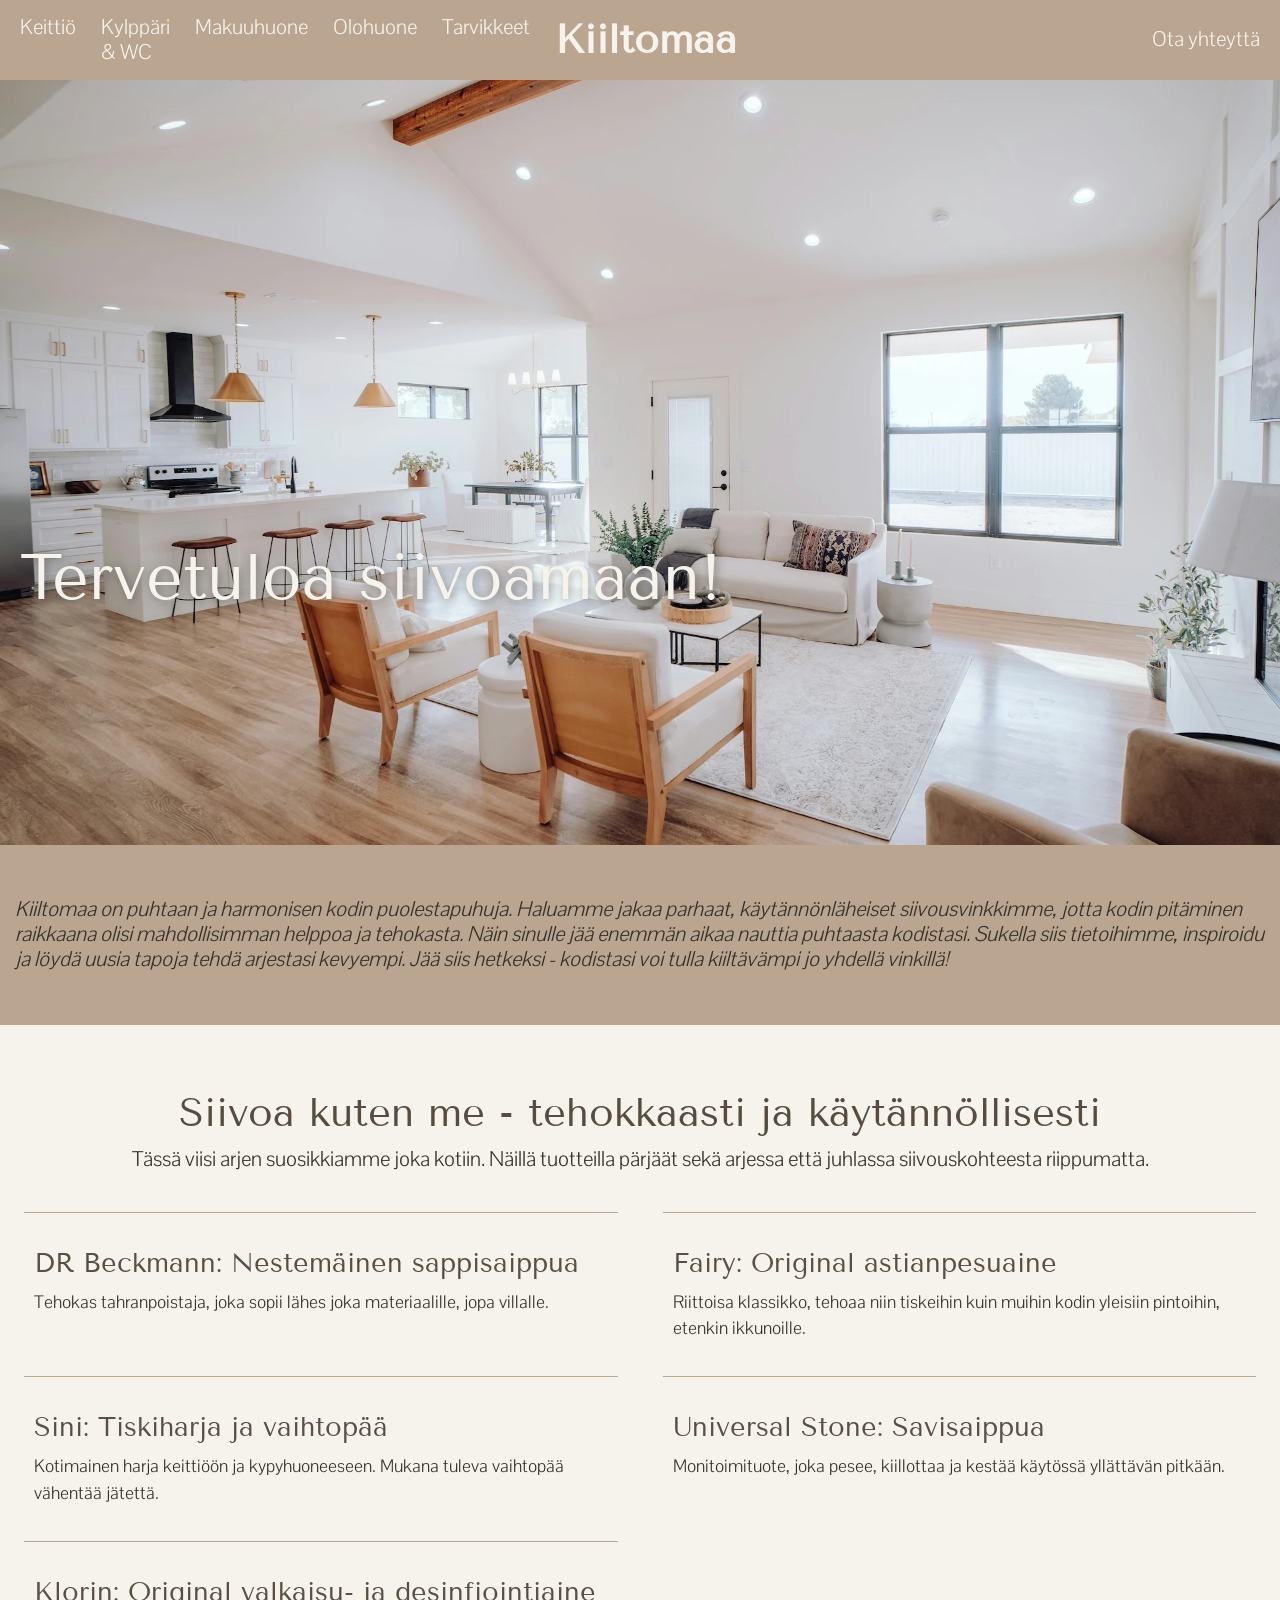
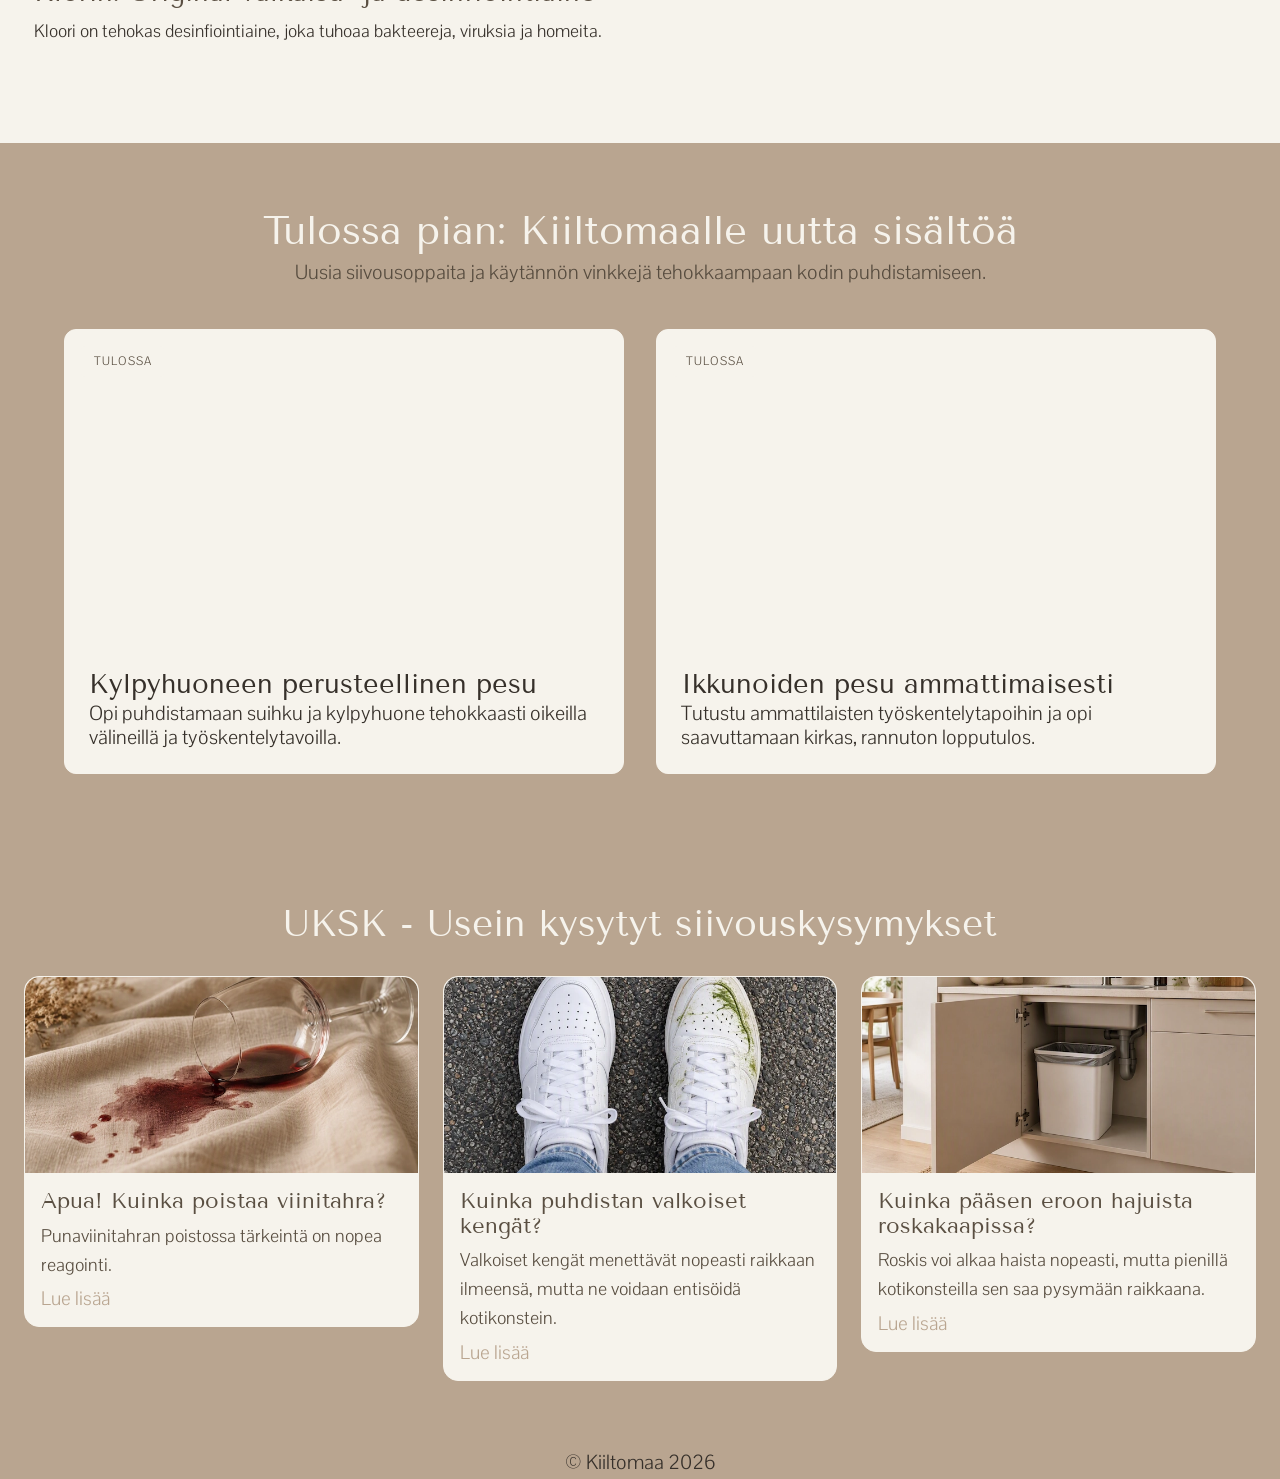
<file: index.html>
<!DOCTYPE html>
<html lang="fi">
<head>
    <meta charset="UTF-8">
    <meta name="viewport" content="width=device-width, initial-scale=1.0">
    <meta name="description" content="Sivusto antaa siivousvinkkejä kotitalouksile">
    <title>Kiiltomaa</title>
    <link rel="icon" type="image/svg+xml" href="media/logobeigetausta/icon.svg">
    <link rel="stylesheet" href="css/style.css">

    <!--GOOGLE FONT-->
    <!--Tenor Sans-->
    <link rel="preconnect" href="https://fonts.googleapis.com">
    <link rel="preconnect" href="https://fonts.gstatic.com" crossorigin>
    <link href="https://fonts.googleapis.com/css2?family=Tenor+Sans&display=swap" rel="stylesheet">
    <!--Pontano Sans-->
    <link rel="preconnect" href="https://fonts.googleapis.com">
    <link rel="preconnect" href="https://fonts.gstatic.com" crossorigin>
    <link href="https://fonts.googleapis.com/css2?family=Pontano+Sans:wght@300..700&family=Tenor+Sans&display=swap" rel="stylesheet">
</head>
<body>
    <!--HEADER-NAVIGAATIO-->
    <header class="header">

        <!--vasen navigaatio-->
        <nav class="navi-left"> 
            <a href="keittio.html">Keittiö</a>
            <a href="kylppari.html">Kylppäri & WC</a>
            <a href="makuuhuone.html">Makuuhuone</a>
            <a href="olohuone.html">Olohuone</a>
            <a href="tarvikkeet.html">Tarvikkeet</a>
        </nav>

        <!--sivuston logo keskelle-->
         <a href="index.html" class="site-title">
            Kiiltomaa
         </a>

         <!--oikea navigaatio-->
         <nav class="navi-right">
            <a href="yhteydenotto.html">Ota yhteyttä</a>
         </nav>
    </header>

    <!--PÄÄSISÄLTÖ-->
    <main>
        <!--HERO-->
        <section class="hero">
            <img src="media/herosiistikoti_webp_1920x1280.webp" alt="" width="1920" height="1280" class="hero-image">
            <h1 class="hero-text">Tervetuloa siivoamaan!</h1>
        </section>

        <!--ESITTELYALUE-->
        <section class="esittelyalue">
            <div>
                Kiiltomaa on puhtaan ja harmonisen kodin puolestapuhuja. Haluamme jakaa parhaat, käytännönläheiset siivousvinkkimme, jotta kodin pitäminen raikkaana olisi mahdollisimman helppoa ja tehokasta. Näin sinulle jää enemmän aikaa nauttia puhtaasta kodistasi. Sukella siis tietoihimme, inspiroidu ja löydä uusia tapoja tehdä arjestasi kevyempi. Jää siis hetkeksi - kodistasi voi tulla kiiltävämpi jo yhdellä vinkillä!
            </div>
        </section>

        <!--TOP5 SUOSIKIT-->
        <section class="top5">
            <div class="top5esittely">
                <h2>Siivoa kuten me - tehokkaasti ja käytännöllisesti</h2>
                    <p>Tässä viisi arjen suosikkiamme joka kotiin. Näillä tuotteilla pärjäät sekä arjessa että juhlassa siivouskohteesta riippumatta.</p>
            </div>
            <div class="top5linkit">

                <a href="https://www.prisma.fi/tuotteet/100009600/dr-beckmann-500ml-sappisaippua-tahranpoistoon-100009600" class="top5linkkiblokki">
                    <article class="top5tuote">
                        <div class="top5tuoteinfo">
                            <h3>DR Beckmann: Nestemäinen sappisaippua</h3>
                            <p> Tehokas tahranpoistaja, joka sopii lähes joka materiaalille, jopa villalle. </p>
                        </div>         
                    </article>
                </a>
                
                <a href="https://www.prisma.fi/tuotteet/100014402/fairy-900ml-original-astianpesuaine-100014402" class="top5linkkiblokki">
                    <article class="top5tuote">
                        <div class="top5tuoteinfo">
                            <h3>Fairy: Original astianpesuaine</h3>
                            <p>Riittoisa klassikko, tehoaa niin tiskeihin kuin muihin kodin yleisiin pintoihin, etenkin ikkunoille. </p>         
                </article>
                </a>
 
                <a href="https://www.s-kaupat.fi/tuote/sini-vaihtopaasetti/6423800395567" class="top5linkkiblokki">
                    <article class="top5tuote">
                        <div class="top5tuoteinfo">
                            <h3>Sini: Tiskiharja ja vaihtopää</h3>
                            <p>Kotimainen harja keittiöön ja kypyhuoneeseen. Mukana tuleva vaihtopää vähentää jätettä.</p>
                        </div>    
                    </article>
                </a>

                <a href="https://www.prisma.fi/tuotteet/100006083/universal-stone-650g-savisaippua-100006083" class="top5linkkiblokki">
                    <article class="top5tuote">
                        <div class="top5tuoteinfo">
                            <h3>Universal Stone: Savisaippua </h3>
                            <p>Monitoimituote, joka pesee, kiillottaa ja kestää käytössä yllättävän pitkään.</p>
                        </div>     
                    </article>
                </a>
                
                <a href="https://www.s-kaupat.fi/tuote/klorin-original-valkaisu-ja-desinfiointiaine-750-ml/5700101311108" class="top5linkkiblokki">
                    <article class="top5tuote">
                        <div class="top5tuoteinfo">
                            <h3>Klorin: Original valkaisu- ja desinfiointiaine</h3>
                            <p>Kloori on tehokas desinfiointiaine, joka tuhoaa bakteereja, viruksia ja homeita.</p>
                        </div>       
                    </article>
                </a>
            </div>
        </section>

<!--TULOSSA PIAN-->
<section class="tulossapian">
    <div class="tulossapian-header">
        <h2 class="section-otsikko">Tulossa pian: Kiiltomaalle uutta sisältöä</h2>
        <p>
            Uusia siivousoppaita ja käytännön vinkkejä tehokkaampaan kodin puhdistamiseen.
        </p>
    </div>

    <div class="tulossapian-grid">

        <!-- Kylpyhuoneen pesu -->
        <article class="tulossa-card">
            <div class="tulossa-video">
                <video autoplay muted loop playsinline>
                    <source src="media/videokylpyhuone_mp4.mp4" type="video/mp4">
                </video>

                <span class="tulossa-merkki">TULOSSA</span>
            </div>

            <div class="tulossa-card-content">
                <h3>Kylpyhuoneen perusteellinen pesu</h3>
                <p>
                    Opi puhdistamaan suihku ja kylpyhuone tehokkaasti oikeilla välineillä ja työskentelytavoilla.
                </p>
            </div>
        </article>

        <!-- Ikkunoiden pesu -->
        <article class="tulossa-card">
            <div class="tulossa-video">
                <video autoplay muted loop playsinline>
                    <source src="media/videoikkunanpesu_mp4.mp4" type="video/mp4">
                </video>

                <span class="tulossa-merkki">TULOSSA</span>
            </div>

            <div class="tulossa-card-content">
                <h3>Ikkunoiden pesu ammattimaisesti</h3>
                <p>
                    Tutustu ammattilaisten työskentelytapoihin ja opi saavuttamaan kirkas, rannuton lopputulos.
                </p>
            </div>
        </article>

    </div>
</section>


        <!--UKK SIIVOUSVINKIT-->
        <section class="vinkkiosio">
            <div class="vinkkicontainer">
                <h2 class="vinkkiotsikko">UKSK - Usein kysytyt siivouskysymykset</h2>
                <div class="articles">

                    <!--Viinitahran poisto-->
                    <article class="cards">
                        <img src="media/ukskviinilasi_webp_700x467.webp" alt="" width="700" height="467">
                        <details>
                            <summary>
                                <h3>Apua! Kuinka poistaa viinitahra?</h3>
                                <p>Punaviinitahran poistossa tärkeintä on nopea reagointi.</p>
                            </summary>
                            <h4>Vaiheet</h4>
                            <ol>
                                <li>Imeytä viini paperilla</li>
                                <li>Tapottele varovasti, älä hankaa.</li>
                                <li>Ripottele suolaa tai ruokasoodaa tahralle ja anna sen imeytyä.</li>
                                <li>Huuhtele runsaalla kylmällä vedellä.</li>
                            </ol>
                            <p class="lisavinkit">Vinkki: Jos kyseessä on sohva tai matto, kokeile partavaahtoa tahralle. Anna vaikuttaa hetken ja huuhtele lopuksi kylmällä vedellä.</p>
                            <p class="lisavinkit">Vinkki: Vanhaan tahraan voi kokeilla ruokasoodatahnaa. Lisää ruokasoodaan hieman vettä, kunnes koostumus on tahnamainen. Levitä tahna tahralle, anna vaikuttaa ja huuhtele kylmällä vedellä.</p>
                        </details>
                    </article>

                    <!--Valkoisten kenkien puhdistus-->
                    <article class="cards">
                        <img src="media/ukskkengat_webp_700x467.webp" alt="" width="700" height="467">
                        <details>
                            <summary>
                                <h3>Kuinka puhdistan valkoiset kengät?</h3>
                                <p>Valkoiset kengät menettävät nopeasti raikkaan ilmeensä, mutta ne voidaan entisöidä kotikonstein.</p>
                            </summary>    
                            <h4>Vaiheet</h4>
                            <ol>
                                <li>Poista irtolika kopistelemalla kenkiä ja harjaamalla ne.</li>
                                <li>Levitä hammastahnaa tai ruokasoodatahnaa likaisiin kohtiin.</li>
                                <li>Harjaa kevyesti.</li>
                                <li>Pyyhi kostealla liinalla.</li>
                                <li>Anna kuivua ilmavasti.</li>
                            </ol>
                            <p class="lisavinkit">Vinkki: Jotta kengät pysyy muodossaan, käytä erikseen tähän tarkoitettua välinettä tai laita kengän sisälle runsas määrä sanomalehtiä.</p>
                            <p class="lisavinkit">Vinkki: Nahkakengille käytä mietoa saippualiuosta ruokasoodatahnan tilalla. Sappisaippua on tähän erinomainen valinta!</p>
                        </details>
                    </article>

                    <!--Roskakorin raikastaminen-->
                    <article class="cards">
                        <img src="media/ukskroskis_webp_700x467.webp" alt="" width="700" height="467">
                        <details>
                            <summary>
                                <h3>Kuinka pääsen eroon hajuista roskakaapissa?</h3>
                                <p>Roskis voi alkaa haista nopeasti, mutta pienillä kotikonsteilla sen saa pysymään raikkaana.</p>
                            </summary>
                            
                            <h4>Vaiheet</h4>
                                <ol>
                                    <li>Ripota ruokasoodaa roskiksen pohjalle. Se imee hajuja ja kosteutta.</li>
                                    <li>Pyyhi roskis etikkavedellä, myös ulkopuolelta. Se desinfioi ja poistaa hajuja.</li>
                                    <li>Kuivaa huolellisesti.</li>
                                <li>Tiputtele vanulappuun tuoksua esimerkiksi huonetuoksusta, hajuvedestä tai eteerisestä öljystä ja aseta vanulappu roskiksen pohjalle. Näin saat hyvän tuoksun roskikseen.</li>
                                </ol>
                                <p class="lisavinkit">Vinkki: Voit myös käyttää sitruunaa tai sitruunan kuorta roskiksen raikastamiseen. Jos käytät sitruunan kuorta, muista vaihtaa se säännöllisesti.</p>
                        </details>
                    </article>
                </div>
            </div>
        </section>
    </main>

    <!--FOOTER-->
    <footer>
        <div class="footterilogo">
            © Kiiltomaa 2026
        </div>
    </footer>
    
</body>
</html>
</file>
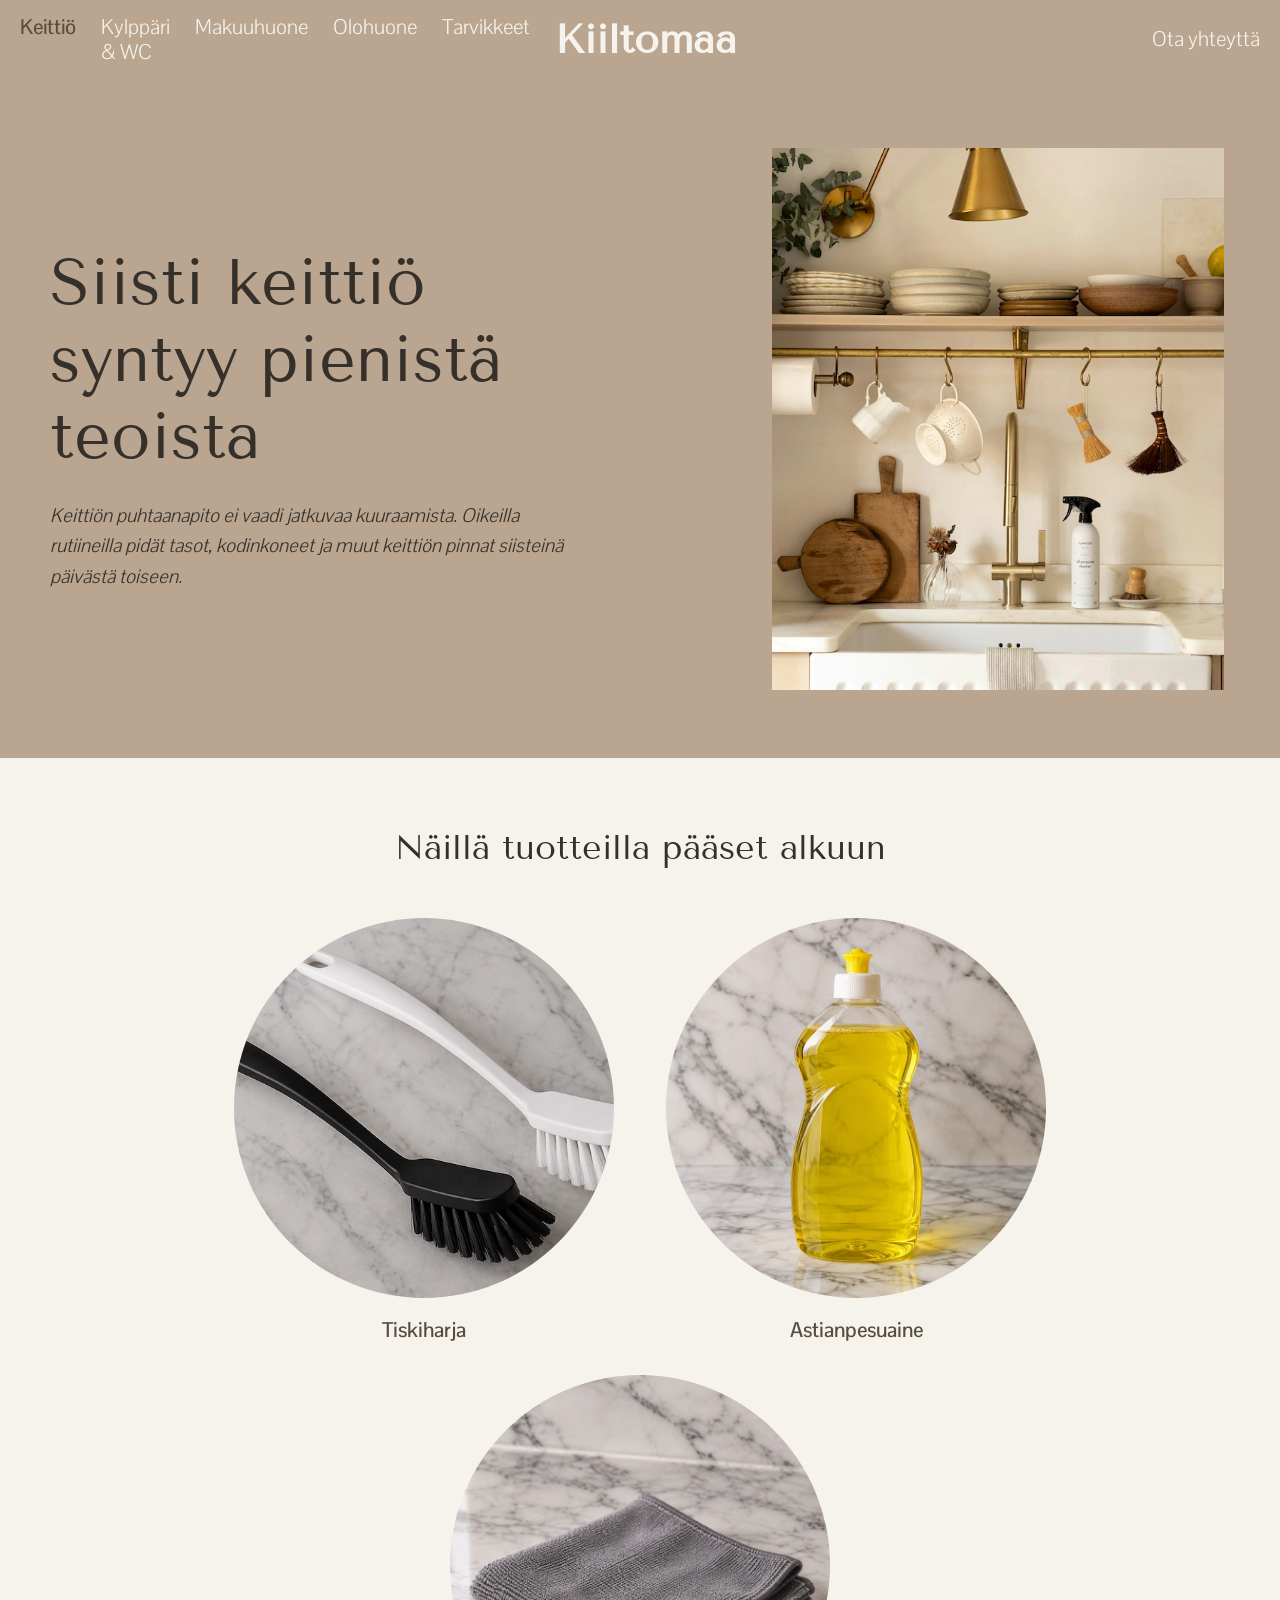
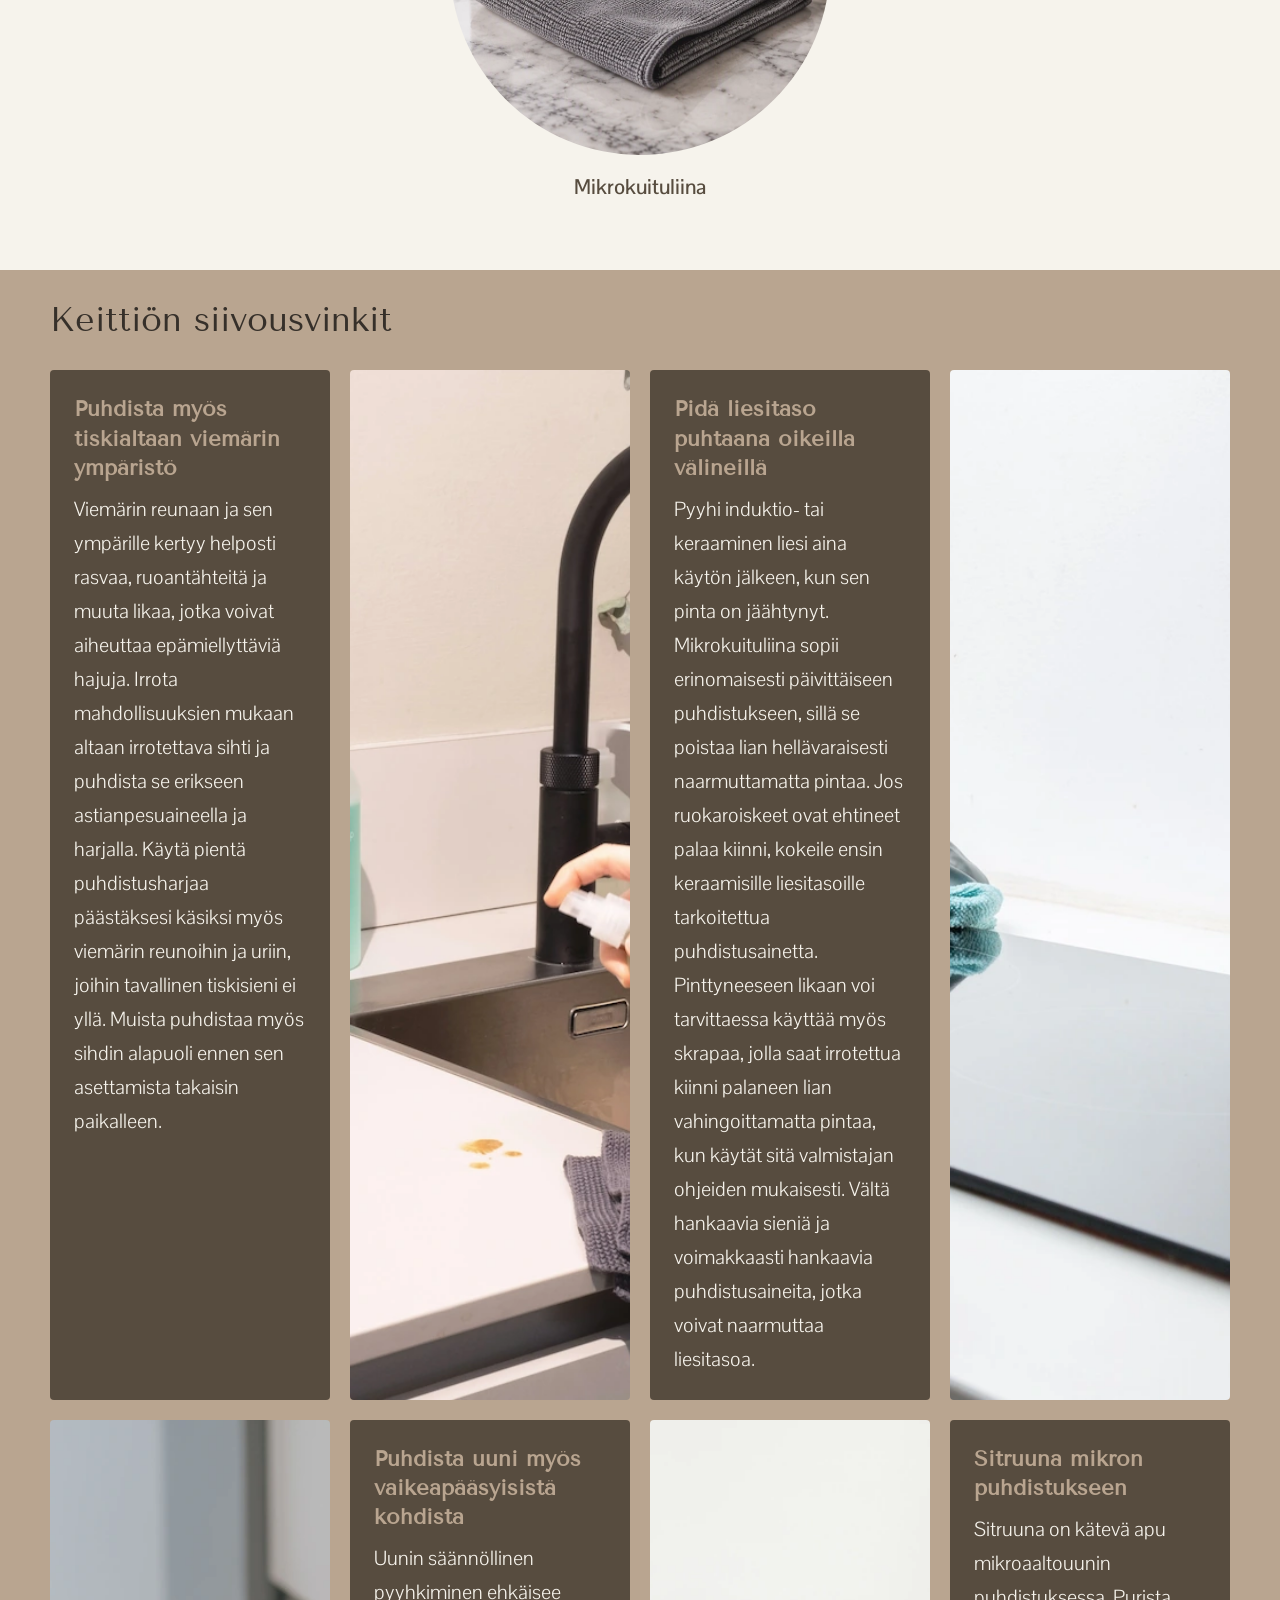
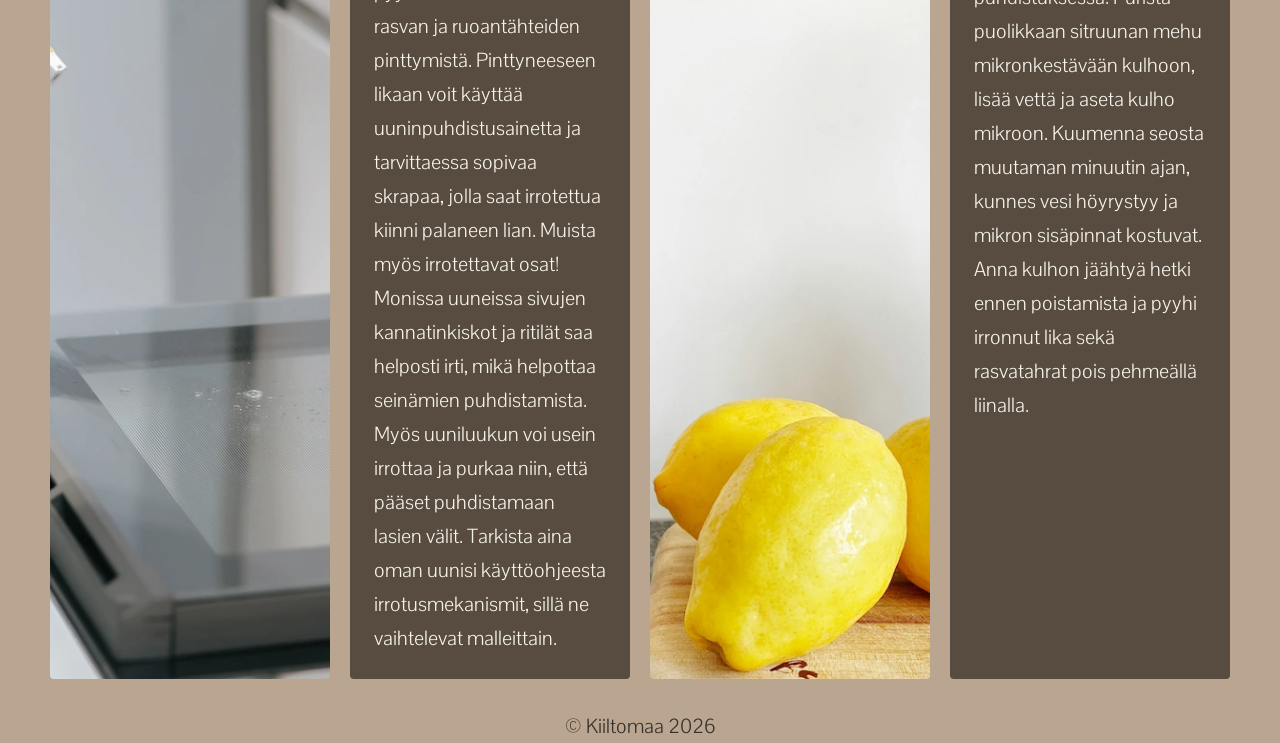
<file: keittio.html>
<!DOCTYPE html>
<html lang="fi">
<head>
    <meta charset="UTF-8">
    <meta name="viewport" content="width=device-width, initial-scale=1.0">
    <meta name="description" content="Sivusto antaa siivousvinkkejä kotitalouksile">
    <title>Kiiltomaa - Keittiö</title>
    <link rel="icon" type="image/svg+xml" href="media/logobeigetausta/icon.svg">
    <link rel="stylesheet" href="css/style.css">

    <!--GOOGLE FONT-->
    <!--Tenor Sans-->
    <link rel="preconnect" href="https://fonts.googleapis.com">
    <link rel="preconnect" href="https://fonts.gstatic.com" crossorigin>
    <link href="https://fonts.googleapis.com/css2?family=Tenor+Sans&display=swap" rel="stylesheet">
    <!--Pontano Sans-->
    <link rel="preconnect" href="https://fonts.googleapis.com">
    <link rel="preconnect" href="https://fonts.gstatic.com" crossorigin>
    <link href="https://fonts.googleapis.com/css2?family=Pontano+Sans:wght@300..700&family=Tenor+Sans&display=swap" rel="stylesheet">
</head>
<body>
    <!--HEADER-NAVIGAATIO-->
    <header class="header">

        <!--vasen navigaatio-->
        <nav class="navi-left"> 
            <a href="keittio.html" class="active">Keittiö</a>
            <a href="kylppari.html">Kylppäri & WC</a>
            <a href="makuuhuone.html">Makuuhuone</a>
            <a href="olohuone.html">Olohuone</a>
            <a href="tarvikkeet.html">Tarvikkeet</a>
        </nav>

        <!--sivuston logo keskelle-->
         <a href="index.html" class="site-title">
            Kiiltomaa
         </a>

         <!--oikea navigaatio-->
         <nav class="navi-right">
            <a href="yhteydenotto.html">Ota yhteyttä</a>
         </nav>
    </header>

    <main>
    <!--INTRO-->
    <section class="intro">
        <div class="intro-text">
            <h1>Siisti keittiö syntyy pienistä teoista</h1>
            <p>
            Keittiön puhtaanapito ei vaadi jatkuvaa kuuraamista. 
            Oikeilla rutiineilla pidät tasot, kodinkoneet ja muut keittiön pinnat siisteinä päivästä toiseen.
            </p>
        </div>
        <div class="intro-image">
        <img src="media/introkeittio_webp_600x900.webp" alt="" width="600" height="900">
        </div>
    </section>

    <!--TUOTEKORTIT-->
    <section class="tuotteet">
        <h2>Näillä tuotteilla pääset alkuun</h2>
        <div class="tuotekortit">
            <a href="https://www.s-kaupat.fi/tuote/coop-astiaharja-puukuitu/7340191184961" class="tuotekortti">
                <img src="media/tuotekorttitiskiharjat_webp_800x533.webp" alt="Musta ja valkoinen muovitiskiharja" width="800" height="533">
                <p>Tiskiharja</p>
            </a>
            <a href="https://www.s-kaupat.fi/tuote/fairy-350ml-original-lemon-astianpesuaine/8006530264815" class="tuotekortti">
                <img src="media/tuotekorttiastianpesuaine_webp_800x800.webp" alt="Astianpesuainepurkki" width="800" height="800">
                <p>Astianpesuaine</p>
            </a>
            <a href="https://www.s-kaupat.fi/tuote/vileda-pro-clean-mikrokuituliina-2-kpl/4023103256590" class="tuotekortti">
                <img src="media/tuotekorttimikrokuituliina_webp_800x800.webp" alt="Mikrokuituliina" width="800" height="800">
                <p>Mikrokuituliina</p>
            </a>
        </div>
    </section>
    
        <section class="huone-vinkit">
    <h2>Keittiön siivousvinkit</h2>

    <div class="vinkit-grid">
        <article class="vinkki-kortti">
            <h3>Puhdista myös tiskialtaan viemärin ympäristö</h3>
            <p>Viemärin reunaan ja sen ympärille kertyy helposti rasvaa, ruoantähteitä ja muuta likaa, jotka voivat aiheuttaa epämiellyttäviä hajuja. 
                Irrota mahdollisuuksien mukaan altaan irrotettava sihti ja puhdista se erikseen astianpesuaineella ja harjalla. 
                Käytä pientä puhdistusharjaa päästäksesi käsiksi myös viemärin reunoihin ja uriin, joihin tavallinen tiskisieni ei yllä. 
                Muista puhdistaa myös sihdin alapuoli ennen sen asettamista takaisin paikalleen.</p>
        </article>

        <article class="vinkki-kuva">
            <img src="media/vinkittiskiallas_webp_1350x900.webp" alt="" width="1350" height="900">
        </article>

        <article class="vinkki-kortti">
            <h3>Pidä liesitaso puhtaana oikeilla välineillä</h3>
            <p>Pyyhi induktio- tai keraaminen liesi aina käytön jälkeen, kun sen pinta on jäähtynyt. 
                Mikrokuituliina sopii erinomaisesti päivittäiseen puhdistukseen, sillä se poistaa lian hellävaraisesti naarmuttamatta pintaa. 
                Jos ruokaroiskeet ovat ehtineet palaa kiinni, kokeile ensin keraamisille liesitasoille tarkoitettua puhdistusainetta. 
                Pinttyneeseen likaan voi tarvittaessa käyttää myös skrapaa, jolla saat irrotettua kiinni palaneen lian vahingoittamatta pintaa, kun käytät sitä valmistajan ohjeiden mukaisesti. 
                Vältä hankaavia sieniä ja voimakkaasti hankaavia puhdistusaineita, jotka voivat naarmuttaa liesitasoa.</p>
        </article>

        <article class="vinkki-kuva">
            <img src="media/vinkitliesi_webp_1350x900.webp" alt="" width="1350" height="900">
        </article>

        <article class="vinkki-kuva">
            <img src="media/vinkituuninpuhdistus_webp_1353x900.webp" alt="" width="1353" height="900">
        </article>

        <article class="vinkki-kortti">
            <h3>Puhdista uuni myös vaikeapääsyisistä kohdista</h3>
            <p>Uunin säännöllinen pyyhkiminen ehkäisee rasvan ja ruoantähteiden pinttymistä. 
                Pinttyneeseen likaan voit käyttää uuninpuhdistusainetta ja tarvittaessa sopivaa skrapaa, jolla saat irrotettua kiinni palaneen lian. 
                Muista myös irrotettavat osat! Monissa uuneissa sivujen kannatinkiskot ja ritilät saa helposti irti, mikä helpottaa seinämien puhdistamista. 
                Myös uuniluukun voi usein irrottaa ja purkaa niin, että pääset puhdistamaan lasien välit. 
                Tarkista  aina oman uunisi käyttöohjeesta irrotusmekanismit, sillä ne vaihtelevat malleittain.</p>
        </article>
        
        <article class="vinkki-kuva">
            <img src="media/vinkitsitruuna_webp_1200x900.webp" alt="" width="1200" height="900">
        </article>

        <article class="vinkki-kortti">
            <h3>Sitruuna mikron puhdistukseen</h3>
            <p>Sitruuna on kätevä apu mikroaaltouunin puhdistuksessa. 
                Purista puolikkaan sitruunan mehu mikronkestävään kulhoon, lisää vettä ja aseta kulho mikroon. 
                Kuumenna seosta muutaman minuutin ajan, kunnes vesi höyrystyy ja mikron sisäpinnat kostuvat. 
                Anna kulhon jäähtyä hetki ennen poistamista ja pyyhi irronnut lika sekä rasvatahrat pois pehmeällä liinalla.</p>
        </article>
        </div>
    </section>

    </main>

    <!--FOOTER-->
    <footer>
        <div class="footterilogo">
            © Kiiltomaa 2026
        </div>
    </footer>
    
</body>
</html>
</file>
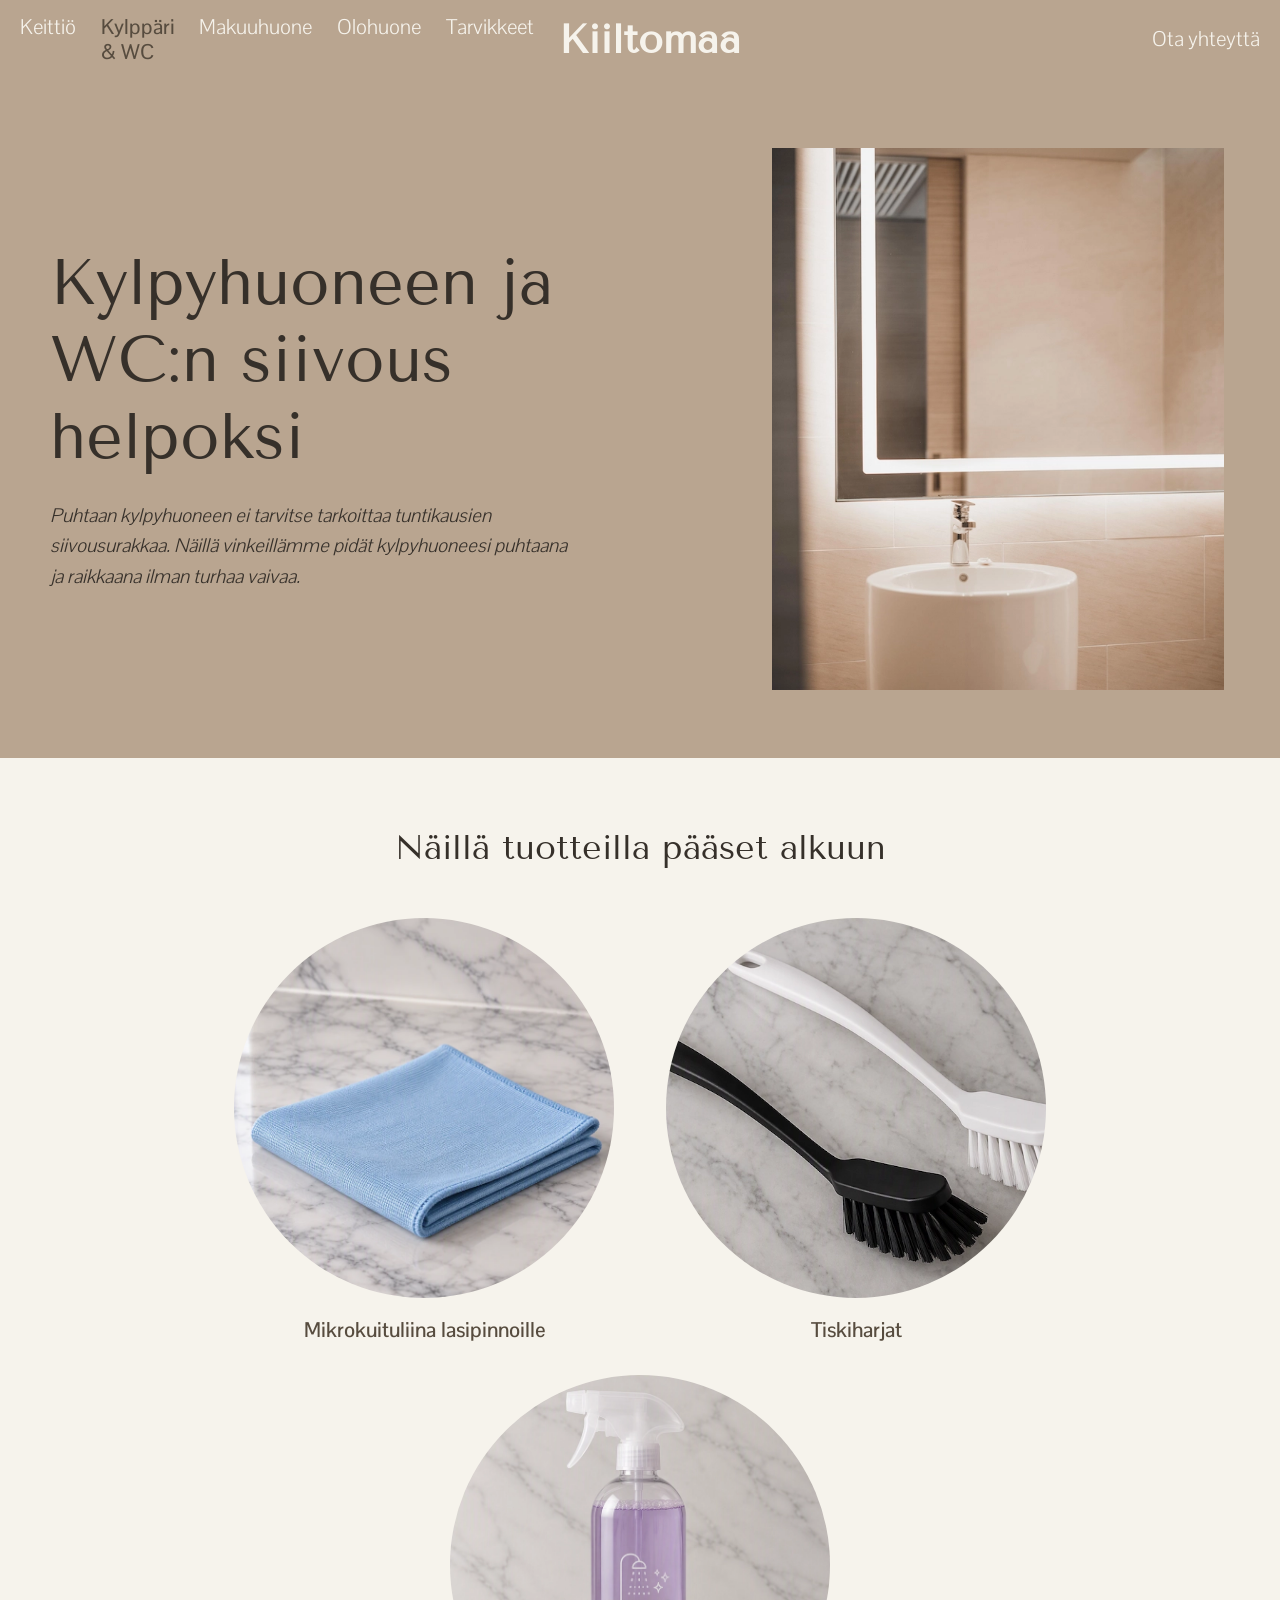
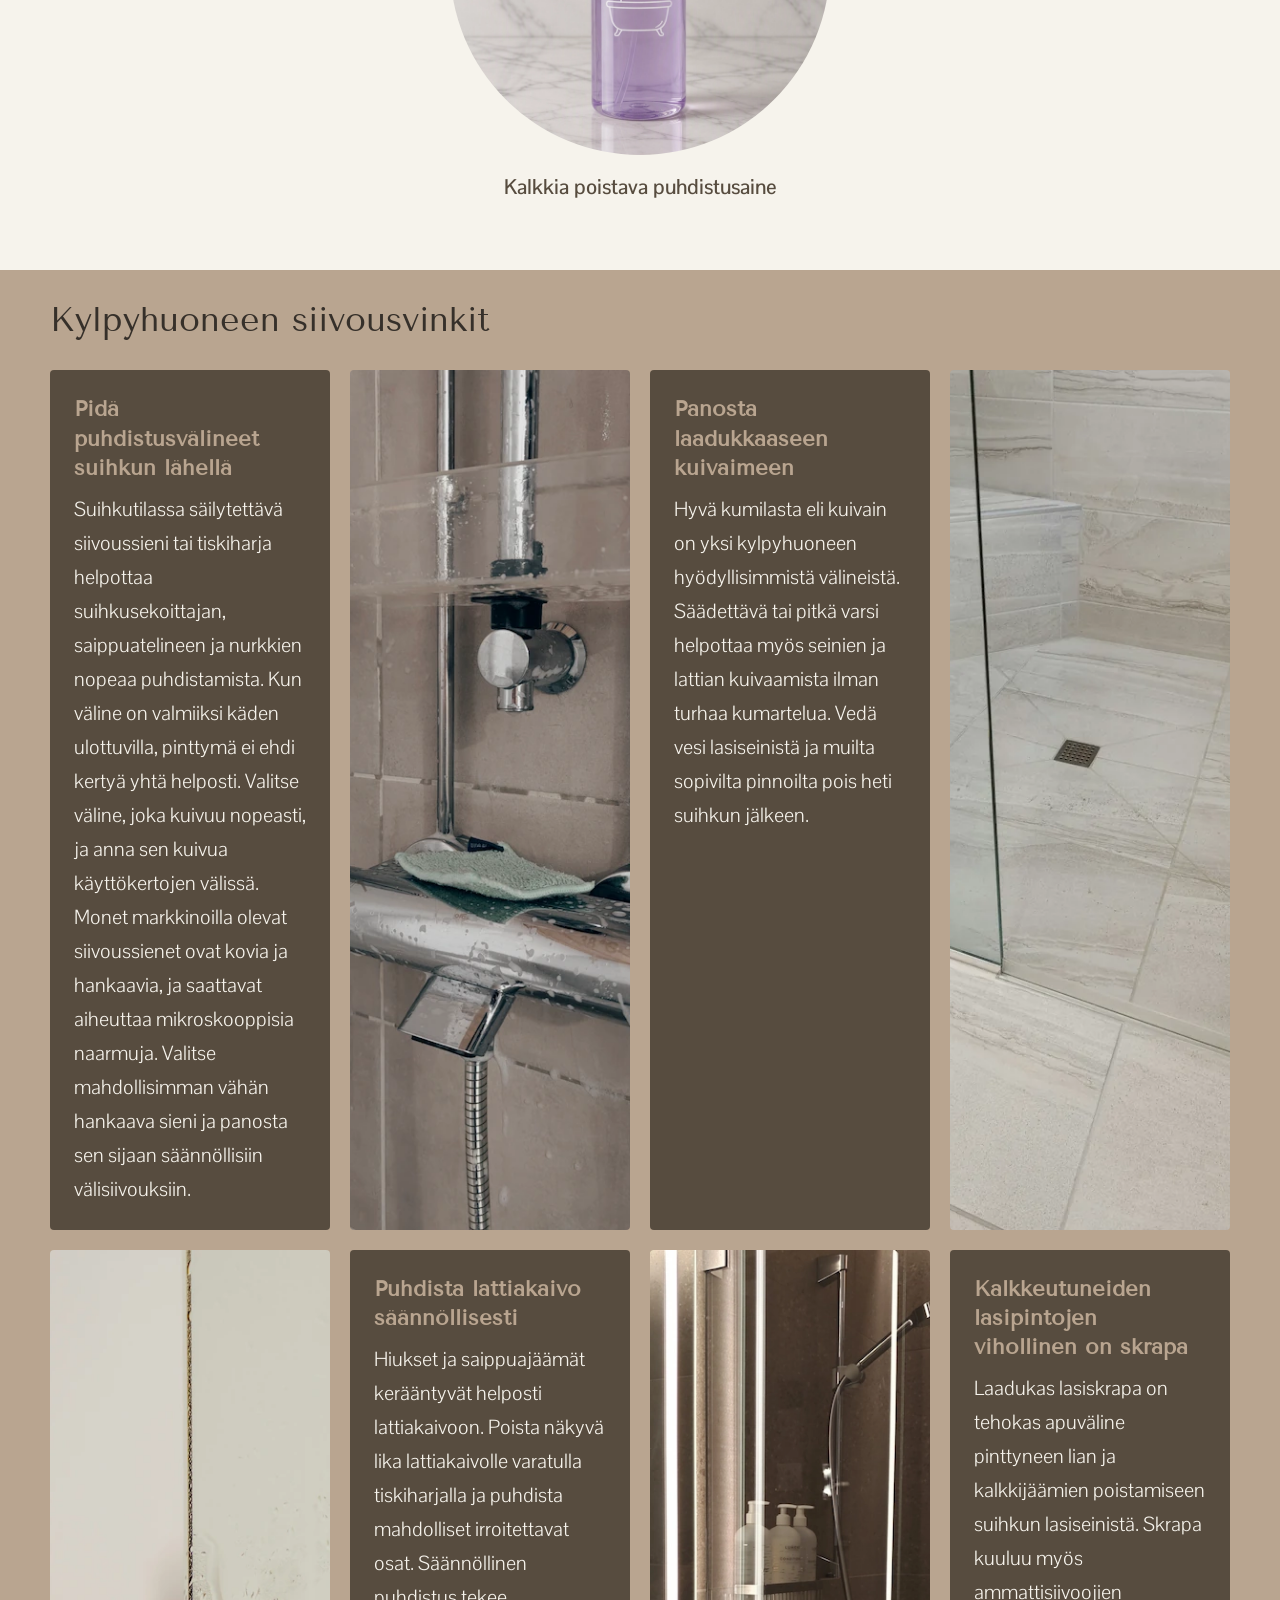
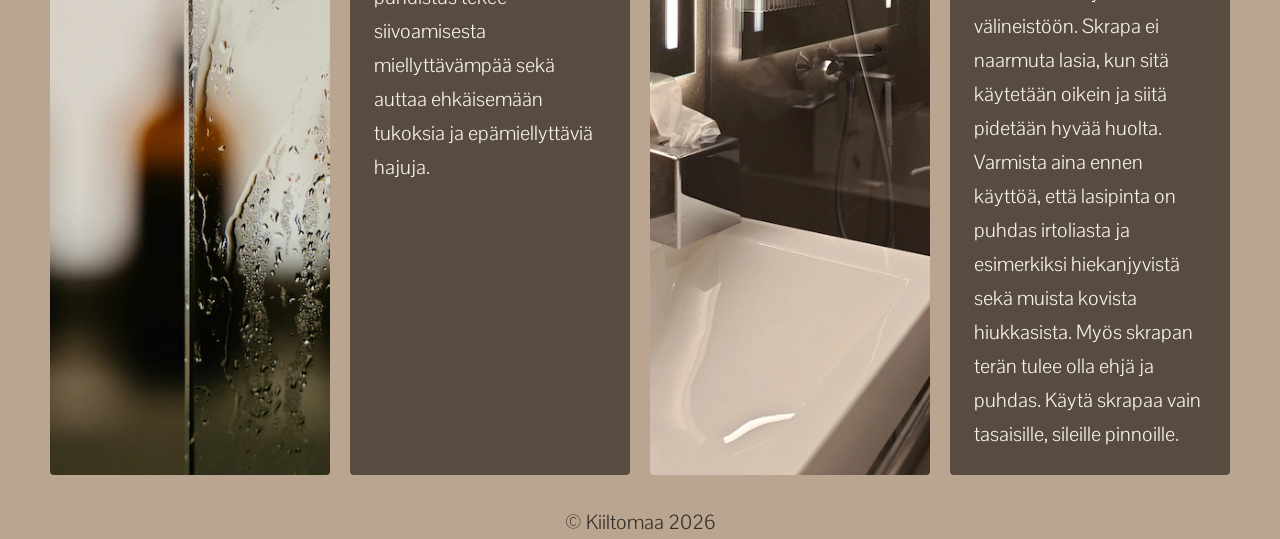
<file: kylppari.html>
<!DOCTYPE html>
<html lang="fi">
<head>
    <meta charset="UTF-8">
    <meta name="viewport" content="width=device-width, initial-scale=1.0">
    <meta name="description" content="Sivusto antaa siivousvinkkejä kotitalouksile">
    <title>Kiiltomaa - Kylpyhuone ja WC </title>
    <link rel="icon" type="image/svg+xml" href="media/logobeigetausta/icon.svg">
    <link rel="stylesheet" href="css/style.css">

    <!--GOOGLE FONT-->
    <!--Tenor Sans-->
    <link rel="preconnect" href="https://fonts.googleapis.com">
    <link rel="preconnect" href="https://fonts.gstatic.com" crossorigin>
    <link href="https://fonts.googleapis.com/css2?family=Tenor+Sans&display=swap" rel="stylesheet">
    <!--Pontano Sans-->
    <link rel="preconnect" href="https://fonts.googleapis.com">
    <link rel="preconnect" href="https://fonts.gstatic.com" crossorigin>
    <link href="https://fonts.googleapis.com/css2?family=Pontano+Sans:wght@300..700&family=Tenor+Sans&display=swap" rel="stylesheet">
</head>
<body>
    <!--HEADER-NAVIGAATIO-->
    <header class="header">

        <!--vasen navigaatio-->
        <nav class="navi-left"> 
            <a href="keittio.html">Keittiö</a>
            <a href="kylppari.html" class="active">Kylppäri & WC</a>
            <a href="makuuhuone.html">Makuuhuone</a>
            <a href="olohuone.html">Olohuone</a>
            <a href="tarvikkeet.html">Tarvikkeet</a>
        </nav>

        <!--sivuston logo keskelle-->
         <a href="index.html" class="site-title">
            Kiiltomaa
         </a>

         <!--oikea navigaatio-->
         <nav class="navi-right">
            <a href="yhteydenotto.html">Ota yhteyttä</a>
         </nav>
    </header>

    <main>
    
    <!--INTRO-->
    <section class="intro">
        <div class="intro-text">
            <h1>Kylpyhuoneen ja WC:n siivous helpoksi</h1>
            <p>
            Puhtaan kylpyhuoneen ei tarvitse tarkoittaa tuntikausien siivousurakkaa. 
            Näillä vinkeillämme pidät kylpyhuoneesi puhtaana ja raikkaana ilman turhaa vaivaa.
            </p>
        </div>
        <div class="intro-image">
        <img src="media/introkylppari_webp_600x900.webp" alt="" width="600" height="900">
        </div>
    </section>

    <!--TUOTEKORTIT-->
    <section class="tuotteet">
        <h2>Näillä tuotteilla pääset alkuun</h2>
        <div class="tuotekortit">
            <a href="https://www.s-kaupat.fi/tuote/sini-ikkunaliina-30-x-30-cm/6423800035944" class="tuotekortti">
                <img src="media/tuotekorttiikkunaliina_webp_800x800.webp" alt="Sileäpintainen mikrokuituliina lasipinnoille" width="800" height="800">
                <p>Mikrokuituliina lasipinnoille</p>
            </a>
            <a href="https://www.s-kaupat.fi/tuote/coop-astiaharja-eri-vareja/5750004353767" class="tuotekortti">
                <img src="media/tuotekorttitiskiharjat_webp_800x533.webp" alt="Musta ja valkoinen muovitiskiharja" width="800" height="533">
                <p>Tiskiharjat</p>
            </a>
            <a href="https://www.s-kaupat.fi/tuote/sini-kylpparipuhdistusaine-starttipakkaus-pullo-2-tablettia/6423800070211" class="tuotekortti">
                <img src="media/tuotekorttikylppariaine_webp_800x800.webp" alt="Kirkas sumutinpullo, jossa pesuainetta" width="800" height="800">
                <p>Kalkkia poistava puhdistusaine</p>
            </a>
        </div>
    </section>

    <section class="huone-vinkit">
    <h2>Kylpyhuoneen siivousvinkit</h2>

    <div class="vinkit-grid">
        <article class="vinkki-kortti">
            <h3>Pidä puhdistusvälineet suihkun lähellä</h3>
            <p>Suihkutilassa säilytettävä siivoussieni tai tiskiharja helpottaa suihkusekoittajan, saippuatelineen ja nurkkien nopeaa puhdistamista. Kun väline on valmiiksi käden ulottuvilla, pinttymä ei ehdi kertyä yhtä helposti.
                Valitse väline, joka kuivuu nopeasti, ja anna sen kuivua käyttökertojen välissä. 
                Monet markkinoilla olevat siivoussienet ovat kovia ja hankaavia, ja saattavat aiheuttaa mikroskooppisia naarmuja. Valitse mahdollisimman vähän hankaava sieni ja panosta sen sijaan säännöllisiin välisiivouksiin.</p>
        </article>

        <article class="vinkki-kuva">
            <img src="media/vinkitsuihkusekoitin_webp_820x900.webp" alt="" width="820" height="900">
        </article>

        <article class="vinkki-kortti">
            <h3>Panosta laadukkaaseen kuivaimeen</h3>
            <p>Hyvä kumilasta eli kuivain on yksi kylpyhuoneen hyödyllisimmistä välineistä. Säädettävä tai pitkä varsi helpottaa myös seinien ja lattian kuivaamista ilman turhaa kumartelua.
                Vedä vesi lasiseinistä ja muilta sopivilta pinnoilta pois heti suihkun jälkeen.</p>
        </article>

        <article class="vinkki-kuva">
            <img src="media/vinkitsuihkulattia_webp_1350x900.webp" alt="" width="1350" height="900">
        </article>

        <article class="vinkki-kuva">
            <img src="media/vinkitsuihkulasi_webp_1350x900.webp" alt="" width="1350" height="900">
        </article>

        <article class="vinkki-kortti">
            <h3>Puhdista lattiakaivo säännöllisesti</h3>
            <p>Hiukset ja saippuajäämät kerääntyvät helposti lattiakaivoon. Poista näkyvä lika lattiakaivolle varatulla tiskiharjalla ja puhdista mahdolliset irroitettavat osat.
                Säännöllinen puhdistus tekee siivoamisesta miellyttävämpää sekä auttaa ehkäisemään tukoksia ja epämiellyttäviä hajuja.</p>
        </article>
        
        <article class="vinkki-kuva">
            <img src="media/vinkitkylpparipinnat_webp_681x900.webp" alt="" width="681" height="900">
        </article>

        <article class="vinkki-kortti">
            <h3>Kalkkeutuneiden lasipintojen vihollinen on skrapa</h3>
            <p>Laadukas lasiskrapa on tehokas apuväline pinttyneen lian ja kalkkijäämien poistamiseen suihkun lasiseinistä. Skrapa kuuluu myös ammattisiivoojien välineistöön.
        Skrapa ei naarmuta lasia, kun sitä käytetään oikein ja siitä pidetään hyvää huolta. 
        Varmista aina ennen käyttöä, että lasipinta on puhdas irtoliasta ja esimerkiksi hiekanjyvistä sekä muista kovista hiukkasista. 
        Myös skrapan terän tulee olla ehjä ja puhdas. Käytä skrapaa vain tasaisille, sileille pinnoille.</p>
        </article>
        </div>
    </section>
    
    
    
    
    
    </main>
    <!--FOOTER-->
    <footer>
        <div class="footterilogo">
            © Kiiltomaa 2026
        </div>
    </footer>
    
</body>
</html>
</file>
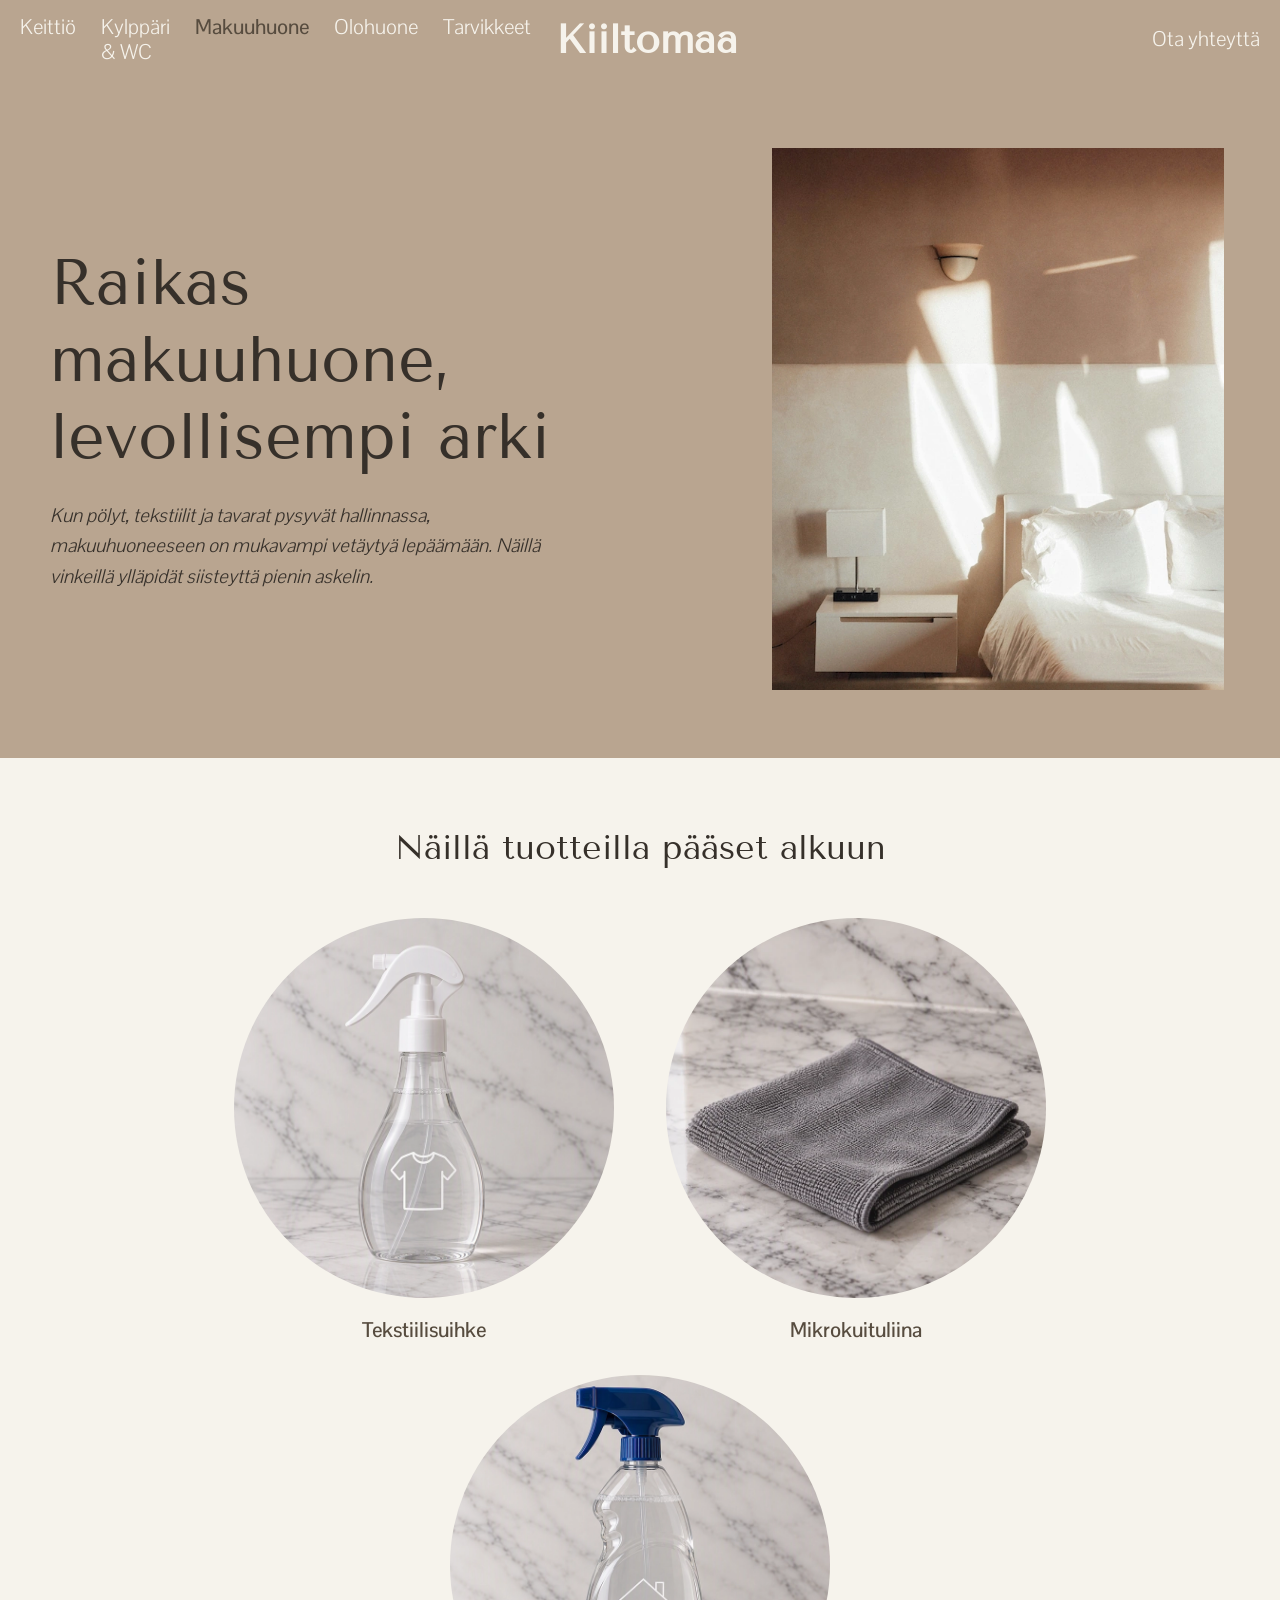
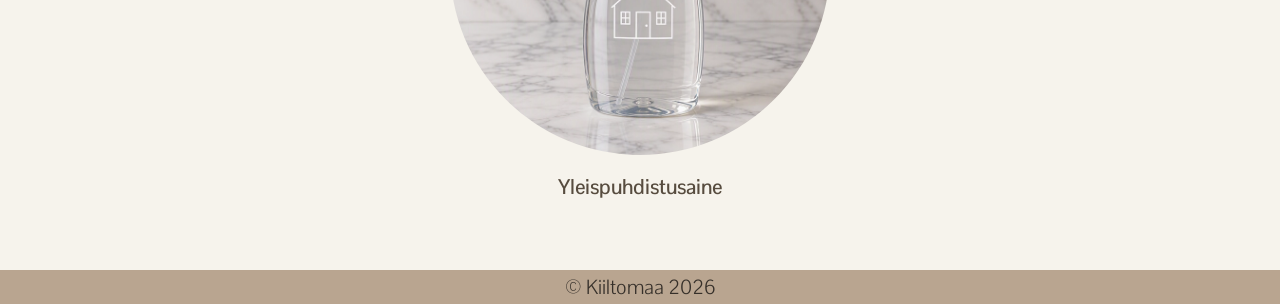
<file: makuuhuone.html>
<!DOCTYPE html>
<html lang="fi">
<head>
    <meta charset="UTF-8">
    <meta name="viewport" content="width=device-width, initial-scale=1.0">
    <meta name="description" content="Sivusto antaa siivousvinkkejä kotitalouksile">
    <title>Kiiltomaa - Makuuhuone</title>
    <link rel="icon" type="image/svg+xml" href="media/logobeigetausta/icon.svg">
    <link rel="stylesheet" href="css/style.css">

    <!--GOOGLE FONT-->
    <!--Tenor Sans-->
    <link rel="preconnect" href="https://fonts.googleapis.com">
    <link rel="preconnect" href="https://fonts.gstatic.com" crossorigin>
    <link href="https://fonts.googleapis.com/css2?family=Tenor+Sans&display=swap" rel="stylesheet">
    <!--Pontano Sans-->
    <link rel="preconnect" href="https://fonts.googleapis.com">
    <link rel="preconnect" href="https://fonts.gstatic.com" crossorigin>
    <link href="https://fonts.googleapis.com/css2?family=Pontano+Sans:wght@300..700&family=Tenor+Sans&display=swap" rel="stylesheet">
</head>
<body>
    <!--HEADER-NAVIGAATIO-->
    <header class="header">

        <!--vasen navigaatio-->
        <nav class="navi-left"> 
            <a href="keittio.html">Keittiö</a>
            <a href="kylppari.html">Kylppäri & WC</a>
            <a href="makuuhuone.html" class="active">Makuuhuone</a>
            <a href="olohuone.html">Olohuone</a>
            <a href="tarvikkeet.html">Tarvikkeet</a>
        </nav>

        <!--sivuston logo keskelle-->
         <a href="index.html" class="site-title">
            Kiiltomaa
         </a>

         <!--oikea navigaatio-->
         <nav class="navi-right">
            <a href="yhteydenotto.html">Ota yhteyttä</a>
         </nav>
    </header>
    <main>

    <!--INTRO-->
    <section class="intro">
        <div class="intro-text">
            <h1>Raikas makuuhuone, levollisempi arki</h1>
            <p>
            Kun pölyt, tekstiilit ja tavarat pysyvät hallinnassa, makuuhuoneeseen on mukavampi vetäytyä lepäämään. 
            Näillä vinkeillä ylläpidät siisteyttä pienin askelin.
            </p>
        </div>
        <div class="intro-image">
        <img src="media/intromakkari_webp_600x900.webp" alt="" width="600" height="900">
        </div>
    </section>

    <!--TUOTEKORTIT-->
    <section class="tuotteet">
        <h2>Näillä tuotteilla pääset alkuun</h2>
        <div class="tuotekortit">
            <a href="https://www.s-kaupat.fi/tuote/softlan-anti-wrinkle-tekstiilisuihke-300ml/8718951712935" class="tuotekortti">
                <img src="media/tuotekorttitekstiilisuihke_webp_800x800.webp" alt="Tekstiilisuihke kirkkaassa sumutinpullossa" width="800" height="800">
                <p>Tekstiilisuihke</p>
                
            <a href="https://www.s-kaupat.fi/tuote/vileda-pro-clean-mikrokuituliina-2-kpl/4023103256590" class="tuotekortti">
            <img src="media/tuotekorttimikrokuituliina_webp_800x800.webp" alt="Harmaa mikrokuituliina" width="800" height="800">
            <p>Mikrokuituliina</p>
            </a>
            </a>
            <a href="https://www.s-kaupat.fi/tuote/kiilto-koti-biohajoava-yleispuhdistussuihke-hajusteeton-600-ml/6417964580402" class="tuotekortti">
                <img src="media/tuotekorttiyleispesuaine_webp_800x800.webp" alt="Yleispuhdistusaine kirkkaassa suihkepullossa" width="800" height="800">
                <p>Yleispuhdistusaine</p>
            </a>
            
        </div>
    </section>
    <!--
    <img src="media/vinkitmakkarisanky_webp_1350x900.webp" alt="sänky huoneen keskellä" width="1350" height="900">
    <img src="media/vinkitmakkarikaapit_webp_1350x900.webp" alt="vasemmalla vaatekaappeja, keskellä sänky ja taustalla hyllykkö" width="1350" height="900">
    </main>
    -->

    <!--FOOTER-->
    <footer>
        <div class="footterilogo">
            © Kiiltomaa 2026
        </div>
    </footer>
    
</body>
</html>
</file>
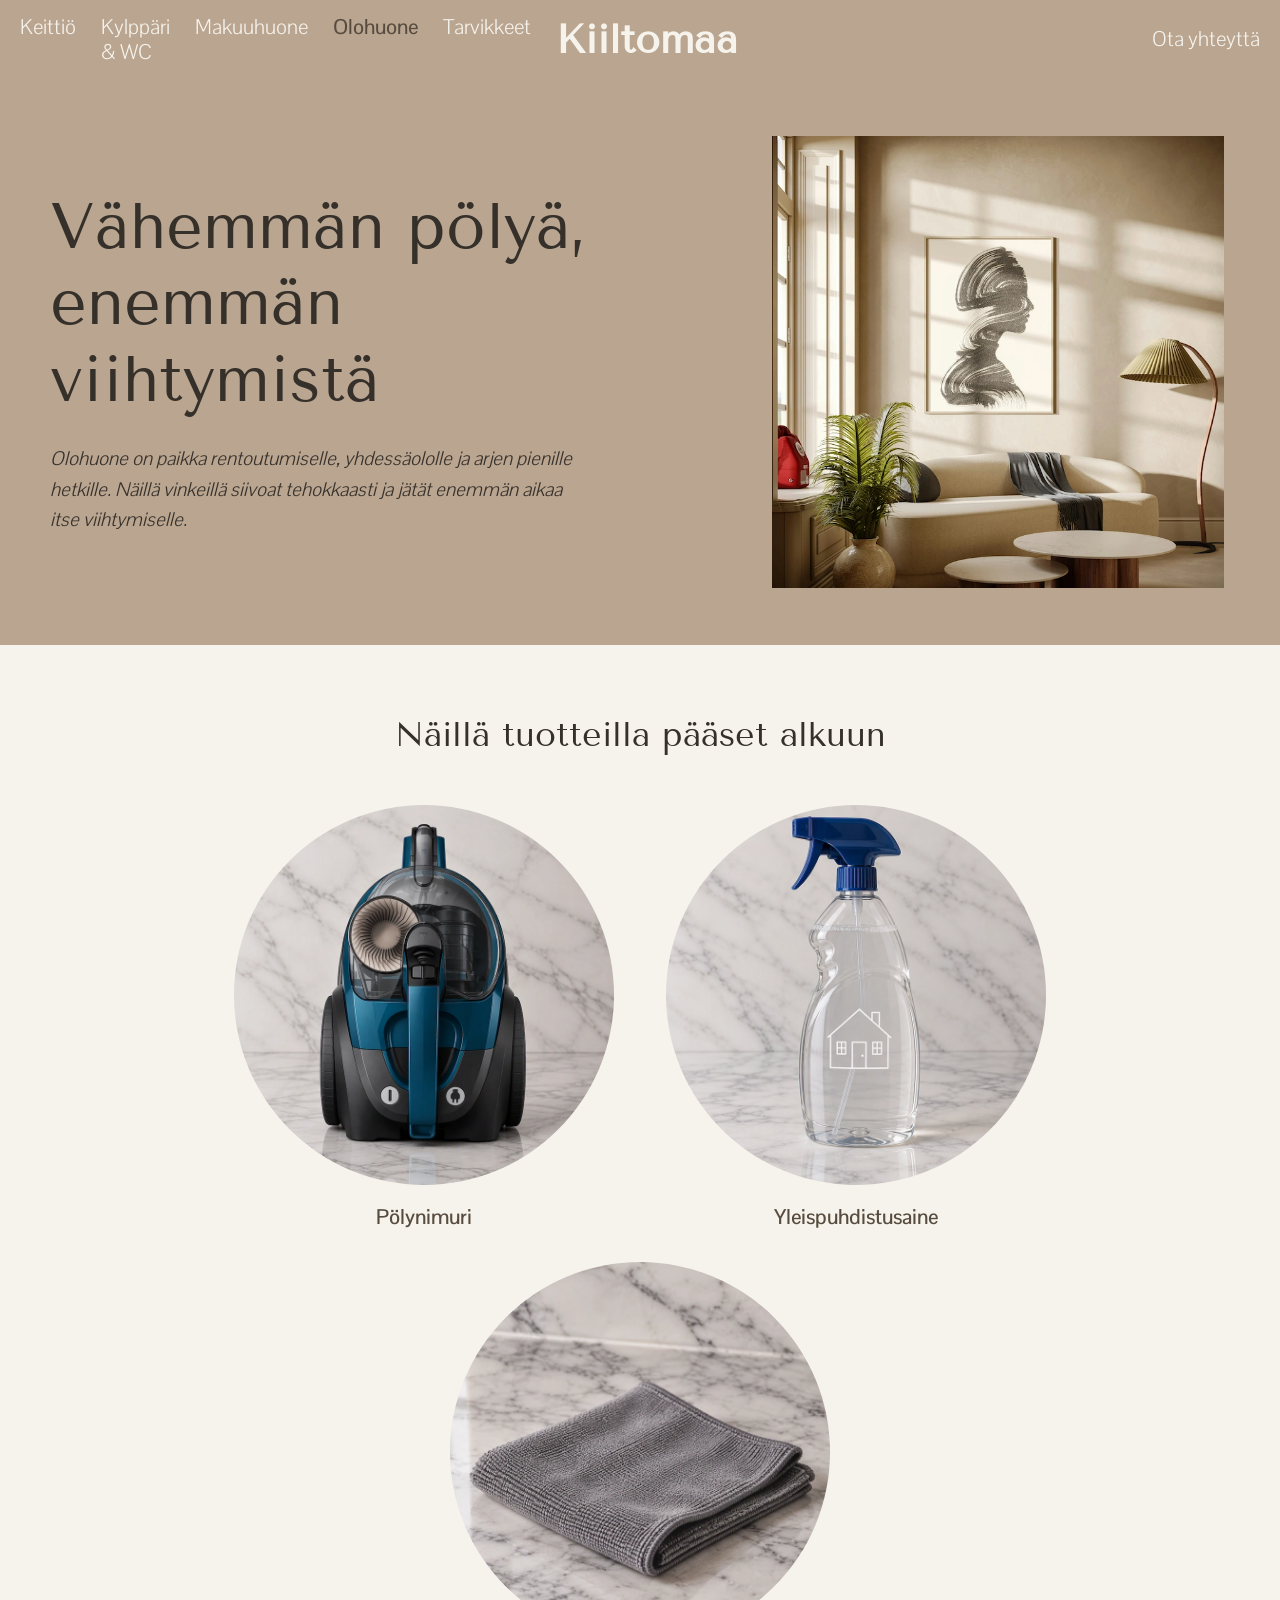
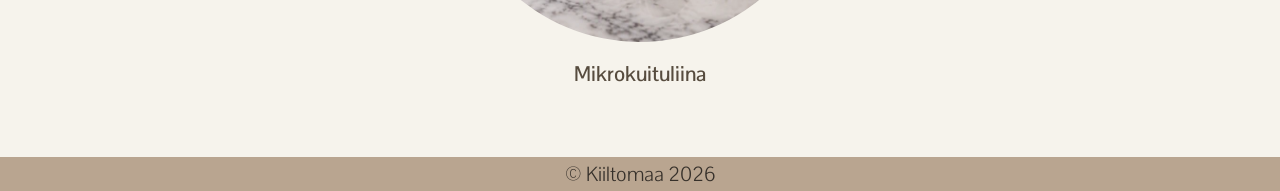
<file: olohuone.html>
<!DOCTYPE html>
<html lang="fi">
<head>
    <meta charset="UTF-8">
    <meta name="viewport" content="width=device-width, initial-scale=1.0">
    <meta name="description" content="Sivusto antaa siivousvinkkejä kotitalouksile">
    <title>Kiiltomaa - Olohuone</title>
    <link rel="icon" type="image/svg+xml" href="media/logobeigetausta/icon.svg">
    <link rel="stylesheet" href="css/style.css">

    <!--GOOGLE FONT-->
    <!--Tenor Sans-->
    <link rel="preconnect" href="https://fonts.googleapis.com">
    <link rel="preconnect" href="https://fonts.gstatic.com" crossorigin>
    <link href="https://fonts.googleapis.com/css2?family=Tenor+Sans&display=swap" rel="stylesheet">
    <!--Pontano Sans-->
    <link rel="preconnect" href="https://fonts.googleapis.com">
    <link rel="preconnect" href="https://fonts.gstatic.com" crossorigin>
    <link href="https://fonts.googleapis.com/css2?family=Pontano+Sans:wght@300..700&family=Tenor+Sans&display=swap" rel="stylesheet">
</head>
<body>
    <!--HEADER-NAVIGAATIO-->
    <header class="header">

        <!--vasen navigaatio-->
        <nav class="navi-left"> 
            <a href="keittio.html">Keittiö</a>
            <a href="kylppari.html">Kylppäri & WC</a>
            <a href="makuuhuone.html">Makuuhuone</a>
            <a href="olohuone.html" class="active">Olohuone</a>
            <a href="tarvikkeet.html">Tarvikkeet</a>
        </nav>

        <!--sivuston logo keskelle-->
         <a href="index.html" class="site-title">
            Kiiltomaa
         </a>

         <!--oikea navigaatio-->
         <nav class="navi-right">
            <a href="yhteydenotto.html">Ota yhteyttä</a>
         </nav>
    </header>

    <main>

        <!--INTRO-->
    <section class="intro">
        <div class="intro-text">
            <h1>Vähemmän pölyä, enemmän viihtymistä</h1>
            <p>
            Olohuone on paikka rentoutumiselle, yhdessäololle ja arjen pienille hetkille.
             Näillä vinkeillä siivoat tehokkaasti ja jätät enemmän aikaa itse viihtymiselle.
            </p>
        </div>
        <div class="intro-image">
        <img src="media/introolkkari_webp_720x900.webp" alt="" width="720" height="900">
        </div>
    </section>

    <!--TUOTEKORTIT-->
    <section class="tuotteet">
        <h2>Näillä tuotteilla pääset alkuun</h2>
        <div class="tuotekortit">
            <a href="https://www.home-appliances.philips/fi/fi/p/FC9745_09" class="tuotekortti">
                <img src="media/tuotekorttiimuri_webp_800x800.webp" alt="Pölynimuri pölysuodattimella" width="800" height="800">
                <p>Pölynimuri</p>
            </a>
            <a href="https://www.s-kaupat.fi/tuote/kiilto-koti-biohajoava-yleispuhdistussuihke-hajusteeton-600-ml/6417964580402" class="tuotekortti">
                <img src="media/tuotekorttiyleispesuaine_webp_800x800.webp" alt="Yleispuhdistusaine suihkepullossa" width="800" height="800">
                <p>Yleispuhdistusaine</p>
            </a>
            <a href="https://www.s-kaupat.fi/tuote/vileda-pro-clean-mikrokuituliina-2-kpl/4023103256590" class="tuotekortti">
                <img src="media/tuotekorttimikrokuituliina_webp_800x800.webp" alt="Harmaa mikrokuituliina" width="800" height="800">
                <p>Mikrokuituliina</p>
            </a>
        </div>
    </section>

    <!--
    <img src="media/vinkitimurointi_webp_1600x900" alt="" width="1600" height="900">
    <img src="media/vinkitsiivouskori_webp_643x900" alt="Kori, jossa erilaisia siivousvälineitä" width="643" height="900">
    -->
    </main>

    <!--FOOTER-->
    <footer>
        <div class="footterilogo">
            © Kiiltomaa 2026
        </div>
    </footer>
    
</body>
</html>
</file>
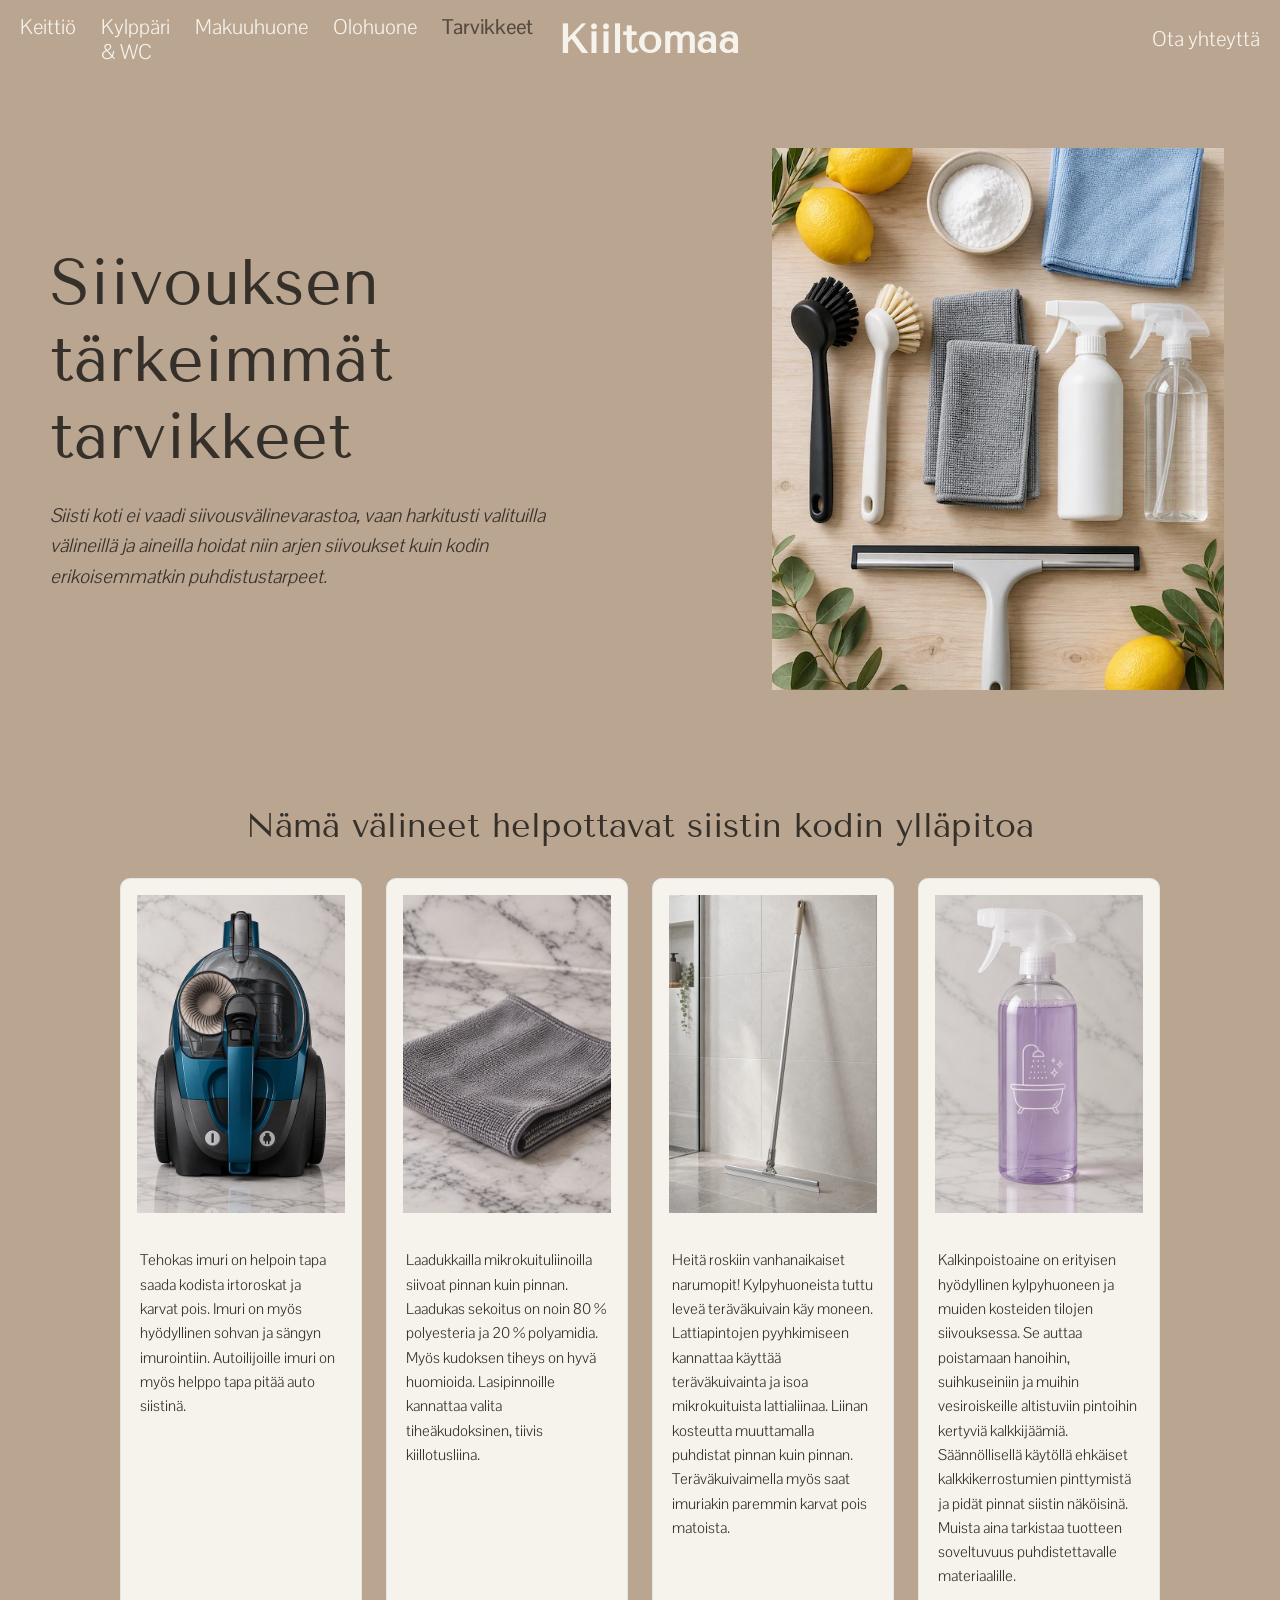
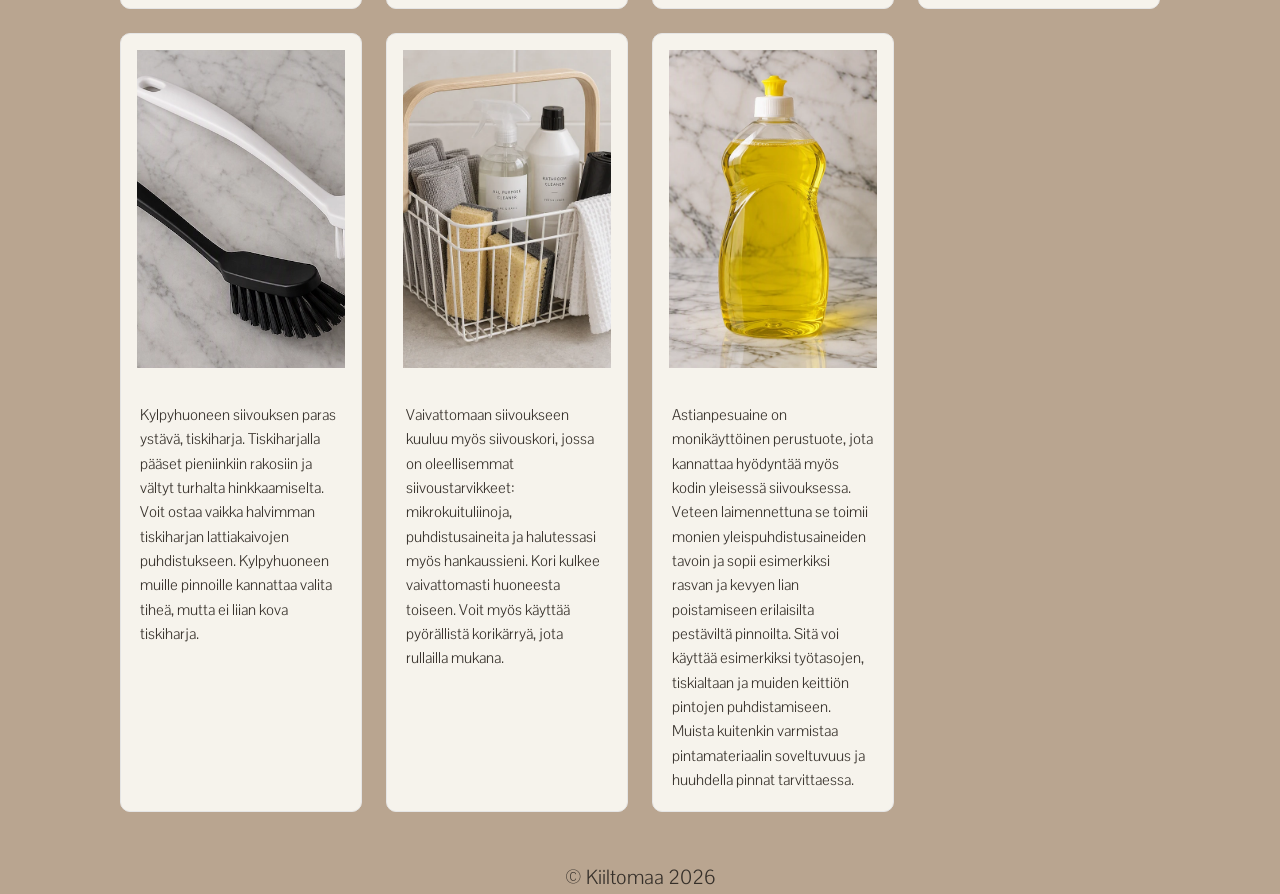
<file: tarvikkeet.html>
<!DOCTYPE html>
<html lang="fi">
<head>
    <meta charset="UTF-8">
    <meta name="viewport" content="width=device-width, initial-scale=1.0">
    <meta name="description" content="Sivusto antaa siivousvinkkejä kotitalouksile">
    <title>Kiiltomaa - Tarvikkeet</title>
    <link rel="icon" type="image/svg+xml" href="media/logobeigetausta/icon.svg">
    <link rel="stylesheet" href="css/style.css">

    <!--GOOGLE FONT-->
    <!--Tenor Sans-->
    <link rel="preconnect" href="https://fonts.googleapis.com">
    <link rel="preconnect" href="https://fonts.gstatic.com" crossorigin>
    <link href="https://fonts.googleapis.com/css2?family=Tenor+Sans&display=swap" rel="stylesheet">
    <!--Pontano Sans-->
    <link rel="preconnect" href="https://fonts.googleapis.com">
    <link rel="preconnect" href="https://fonts.gstatic.com" crossorigin>
    <link href="https://fonts.googleapis.com/css2?family=Pontano+Sans:wght@300..700&family=Tenor+Sans&display=swap" rel="stylesheet">
</head>
<body>
    <!--HEADER-NAVIGAATIO-->
    <header class="header">

        <!--vasen navigaatio-->
        <nav class="navi-left"> 
            <a href="keittio.html">Keittiö</a>
            <a href="kylppari.html">Kylppäri & WC</a>
            <a href="makuuhuone.html">Makuuhuone</a>
            <a href="olohuone.html">Olohuone</a>
            <a href="tarvikkeet.html" class="active">Tarvikkeet</a>
        </nav>

        <!--sivuston logo keskelle-->
         <a href="index.html" class="site-title">
            Kiiltomaa
         </a>

         <!--oikea navigaatio-->
         <nav class="navi-right">
            <a href="yhteydenotto.html">Ota yhteyttä</a>
         </nav>
    </header>

    <main>
    <section class="intro">
        <div class="intro-text">
        <h1>Siivouksen tärkeimmät tarvikkeet</h1>
        <p>Siisti koti ei vaadi siivousvälinevarastoa, vaan harkitusti valituilla välineillä ja aineilla hoidat niin 
            arjen siivoukset kuin kodin erikoisemmatkin puhdistustarpeet.
        </p>
        </div>
        <div class="intro-image">
        <img src="media/introtarvikkeet_webp_600x900.webp" alt="" width="600" height="900">
        </div>
    </section>
<!--GALLERIA-KORTIT-->
        <section class="gallery-section">
            <h2>Nämä välineet helpottavat siistin kodin ylläpitoa</h2>
            <div class="gallery">
                <figure class="gallery-item">
                    <img src="media/tuotekorttiimuri_webp_800x800.webp" alt="Imuri" width="800" height="800">
                    <figcaption>Tehokas imuri on helpoin tapa saada kodista irtoroskat ja karvat pois. Imuri on myös hyödyllinen sohvan ja sängyn imurointiin. Autoilijoille imuri on myös helppo tapa pitää auto siistinä.</figcaption>
                </figure>
                <figure class="gallery-item">
                    <img src="media/tuotekorttimikrokuituliina_webp_800x800.webp" alt="Harmaa mikrokuituliina" width="800" height="800">
                    <figcaption>Laadukkailla mikrokuituliinoilla siivoat pinnan kuin pinnan. Laadukas sekoitus on noin 80 % polyesteria ja 20 % polyamidia. Myös kudoksen tiheys on hyvä huomioida. Lasipinnoille kannattaa valita tiheäkudoksinen, tiivis kiillotusliina.</figcaption>
                </figure>
                <figure class="gallery-item">
                    <img src="media/galleriakuivain_webp_800x800.webp" alt="Teräväkuivain kylpyhuoneessa" width="800" height="800">
                    <figcaption>Heitä roskiin vanhanaikaiset narumopit! Kylpyhuoneista tuttu leveä teräväkuivain käy moneen. Lattiapintojen pyyhkimiseen kannattaa käyttää teräväkuivainta ja isoa mikrokuituista lattialiinaa. Liinan kosteutta muuttamalla puhdistat pinnan kuin pinnan. Teräväkuivaimella myös saat imuriakin paremmin karvat pois matoista.</figcaption>
                </figure>
                <figure class="gallery-item">
                    <img src="media/tuotekorttikylppariaine_webp_800x800.webp" alt="Kalkinpoistoon tarkoitettu pesuainepurkki" width="800" height="800">
                    <figcaption>Kalkinpoistoaine on erityisen hyödyllinen kylpyhuoneen ja muiden kosteiden tilojen siivouksessa. Se auttaa poistamaan hanoihin, suihkuseiniin ja muihin vesiroiskeille altistuviin pintoihin kertyviä kalkkijäämiä. Säännöllisellä käytöllä ehkäiset kalkkikerrostumien pinttymistä ja pidät pinnat siistin näköisinä. Muista aina tarkistaa tuotteen soveltuvuus puhdistettavalle materiaalille.</figcaption>
                </figure>
                <figure class="gallery-item">
                    <img src="media/tuotekorttitiskiharjat_webp_800x533.webp" alt="Tiskiharja" width="800" height="533">
                    <figcaption>Kylpyhuoneen siivouksen paras ystävä, tiskiharja. Tiskiharjalla pääset pieniinkiin rakosiin ja vältyt turhalta hinkkaamiselta. Voit ostaa vaikka halvimman tiskiharjan lattiakaivojen puhdistukseen. Kylpyhuoneen muille pinnoille kannattaa valita tiheä, mutta ei liian kova tiskiharja.</figcaption>
                </figure>
                <figure class="gallery-item">
                    <img src="media/galleriakori_webp_800x800.webp" alt="Kori, jossa siivousvälineitä" width="800" height="800">
                    <figcaption>Vaivattomaan siivoukseen kuuluu myös siivouskori, jossa on oleellisemmat siivoustarvikkeet: mikrokuituliinoja, puhdistusaineita ja halutessasi myös hankaussieni. Kori kulkee vaivattomasti huoneesta toiseen. Voit myös käyttää pyörällistä korikärryä, jota rullailla mukana.</figcaption>
                </figure>
                <figure class="gallery-item">
                    <img src="media/tuotekorttiastianpesuaine_webp_800x800.webp" alt="Astianpesuainepurkki" width="800" height="800">
                    <figcaption>Astianpesuaine on monikäyttöinen perustuote, jota kannattaa hyödyntää myös kodin yleisessä siivouksessa. Veteen laimennettuna se toimii monien yleispuhdistusaineiden tavoin ja sopii esimerkiksi rasvan ja kevyen lian poistamiseen erilaisilta pestäviltä pinnoilta. Sitä voi käyttää esimerkiksi työtasojen, tiskialtaan ja muiden keittiön pintojen puhdistamiseen. Muista kuitenkin varmistaa pintamateriaalin soveltuvuus ja huuhdella pinnat tarvittaessa.</figcaption>
                </figure>
                
            </div>

        </section>



    </main>

    <!--FOOTER-->
    <footer>
        <div class="footterilogo">
            © Kiiltomaa 2026
        </div>
    </footer>
    
</body>
</html>
</file>
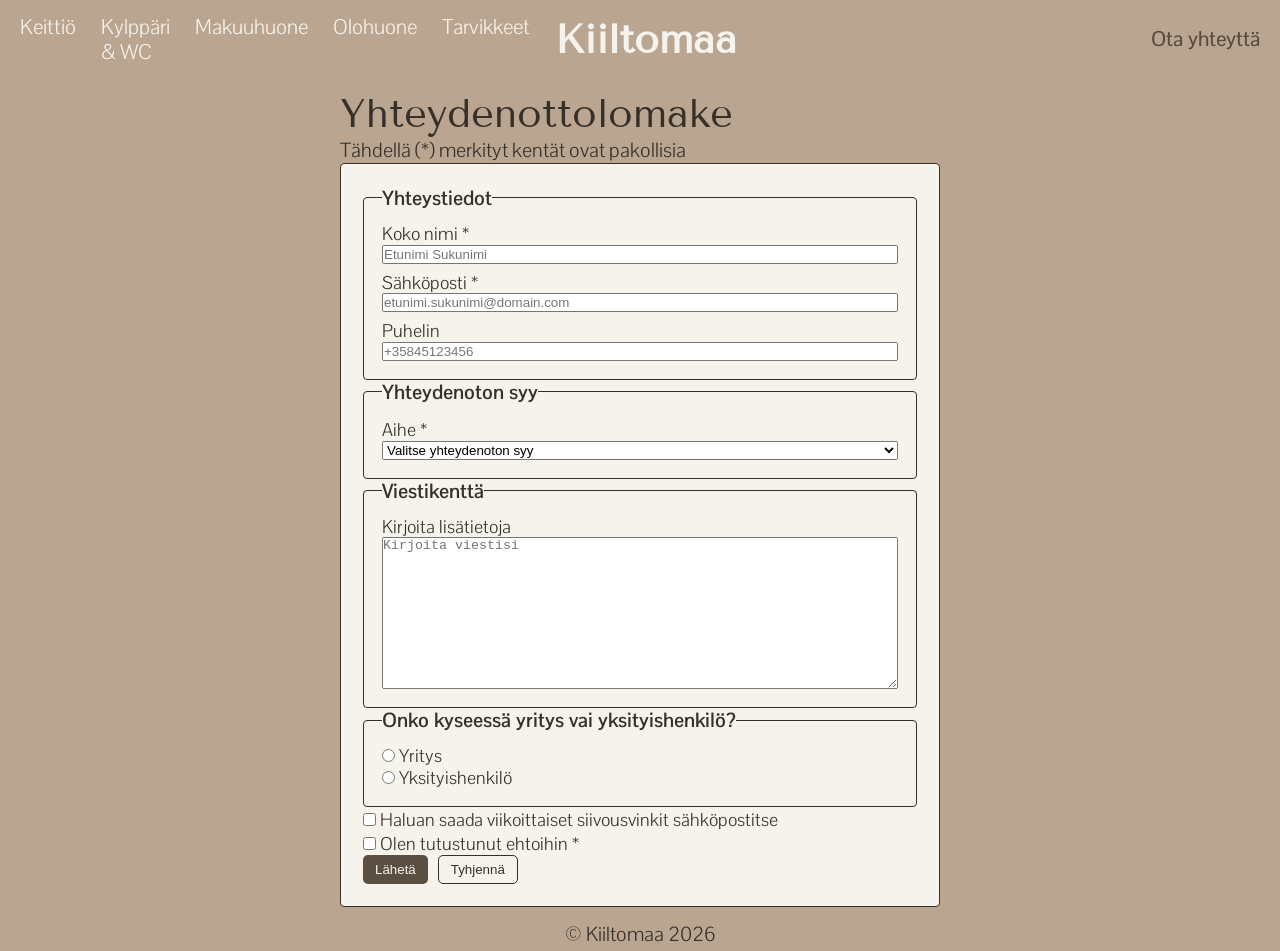
<file: yhteydenotto.html>
<!DOCTYPE html>
<html lang="fi">
<head>
    <meta charset="UTF-8">
    <meta name="viewport" content="width=device-width, initial-scale=1.0">
    <meta name="description" content="Sivusto antaa siivousvinkkejä kotitalouksile">
    <title>Kiiltomaa - Ota yhteyttä</title>
    <link rel="icon" type="image/svg+xml" href="media/logobeigetausta/icon.svg">
    <link rel="stylesheet" href="css/style.css">

    <!--GOOGLE FONT-->
    <!--Tenor Sans-->
    <link rel="preconnect" href="https://fonts.googleapis.com">
    <link rel="preconnect" href="https://fonts.gstatic.com" crossorigin>
    <link href="https://fonts.googleapis.com/css2?family=Tenor+Sans&display=swap" rel="stylesheet">
    <!--Pontano Sans-->
    <link rel="preconnect" href="https://fonts.googleapis.com">
    <link rel="preconnect" href="https://fonts.gstatic.com" crossorigin>
    <link href="https://fonts.googleapis.com/css2?family=Pontano+Sans:wght@300..700&family=Tenor+Sans&display=swap" rel="stylesheet">
</head>
<body>
    <!--HEADER-NAVIGAATIO-->
    <header class="header">

        <!--vasen navigaatio-->
        <nav class="navi-left"> 
            <a href="keittio.html">Keittiö</a>
            <a href="kylppari.html">Kylppäri & WC</a>
            <a href="makuuhuone.html">Makuuhuone</a>
            <a href="olohuone.html">Olohuone</a>
            <a href="tarvikkeet.html">Tarvikkeet</a>
        </nav>

        <!--sivuston logo keskelle-->
         <a href="index.html" class="site-title">
            Kiiltomaa
         </a>

         <!--oikea navigaatio-->
         <nav class="navi-right">
            <a href="yhteydenotto.html" class="active
            ">Ota yhteyttä</a>
         </nav>
    </header>

    <main>
    <section class="sisalto">
    <h1>Yhteydenottolomake</h1>
    <p>Tähdellä (*) merkityt kentät ovat pakollisia</p>

    <form action="#" method="post">
        <fieldset>
            <legend>Yhteystiedot</legend>
            <div class="kentta">
                <label for="nimi">Koko nimi<span class="pakollinen"> *</span></label>
                <input type="text" id="nimi" name="kokonimi" placeholder="Etunimi Sukunimi" autocomplete="name" maxlength="100" required>
            </div>
            <div class="kentta">
                <label for="sposti">Sähköposti<span class="pakollinen"> *</span></label>
                <input type="email" id="sposti" name="sposti" placeholder="etunimi.sukunimi@domain.com" autocomplete="email" maxlength="100" required>
            </div>
            <div class="kentta">
                <label for="puh">Puhelin</label>
                <input type="tel" id="puh" name="puhl" placeholder="+35845123456" autocomplete="puh">
            </div>
        </fieldset>

        <fieldset>
            <legend>Yhteydenoton syy</legend>
            <label for="aihe">Aihe<span class="pakollinen"> *</span></label>
            <select name="aihe" id="aihe">
                <option value="#">Valitse yhteydenoton syy</option>
                <optgroup label="Yhteistyö">
                <option value="yhteistyo">Yhteistyö: palvelut</option>
                <option value="yhteistyotuote">Yhteistyö: tuotteet</option>
                </optgroup>
                <optgroup label=Tuotteet>
                <option value="tuotevinkit">Tuotevinkit</option>
                <option value="tuotepalaute">Tuotepalaute</option>
                </optgroup>
                <optgroup label="Siivoustyö">
                <option value="siivoustyotarjous">Siivoustyön tarjouspyyntö</option>
                <option value="siivoustyontilaus">Siivoustyön tilaus</option>
                </optgroup>
            </select>
            </fieldset>
            <fieldset>
           
            <legend>Viestikenttä</legend>
            <div class="kentta">
                <label for="viesti">Kirjoita lisätietoja</label>
                <textarea name="viesti" id="viesti" rows="10" placeholder="Kirjoita viestisi"></textarea>
            </div>
        </fieldset>

        <fieldset>
            <legend>Onko kyseessä yritys vai yksityishenkilö?</legend>
            <div class="valinta">
                <input type="radio" id="yritys" name="mikaoletvalinta" value="yritys" required>
                <label for="yritys">Yritys</label>
            </div>
            <div class="valinta">
                <input type="radio" id="yksityishenkilo" name="mikaoletvalinta" value="yksityishenkilo" required>
                <label for="yksityishenkilo">Yksityishenkilö</label>
            </div>
        </fieldset>

        <!-- <div class="kentta">
                <label for="maara">Valitse neliöiden määrä</label>
                <input type="number" id="maara" name="maara" min="1" max="10" required></label>
            </div> 
        -->
            <div class="tappa">
                <input type="checkbox" id="uutiskirje" name="uutiskirje" value="kylla">
                <label for="uutiskirje">Haluan saada viikoittaiset siivousvinkit sähköpostitse</label>
            </div>
            <div class="tappa">
                <input type="checkbox" id="ehdot" name="ehdot" value="hyvaksytty" required>
                <label for="ehdot">Olen tutustunut ehtoihin *</label>
            </div>
            <div class="painikkeet">
                <button type="submit">Lähetä</button>
                <button type="reset" class="tyhjenna">Tyhjennä</button>
            </div>
    </form>
    </section>
    </main>

    <!--FOOTER-->
    <footer>
        <div class="footterilogo">
            © Kiiltomaa 2026
        </div>
    </footer>
    
</body>
</html>
</file>
<file: css/style.css>
/******************** YLEISET ASETUKSET, KÄYTETÄÄN JOKA SIVULLA ********************/
* {
    margin: 0;
    padding: 0;
    box-sizing: border-box;
}

html, body {
    height: 100%;
}

body {
    background-color: #B9A590;
    color: #36302A;
    display: flex;
    flex-direction: column;
    /*Fonttiasetukset*/
    font-family: "Pontano sans", sans-serif;
    font-optical-sizing: auto;
    font-size: 20px;
    font-weight: lighter;
    font-style: normal;
    line-height: 1.2;
}

main {
    display: flex;
    flex: 1;
    flex-direction: column;
}

h1 {
    font-family: "Tenor sans", sans-serif;
    font-weight: 400;
    font-style: normal;
    font-size: 2.5rem;
}

h2 {
    font-family: "Tenor sans", sans-serif;
    font-weight: 400;
    font-style: normal;
    font-size: 2.1rem;
}

h3 {
    font-family: "Tenor sans", sans-serif;
    font-weight: 400;
    font-style: normal;
    font-size: 1.7rem;
}

h4 {
    font-family: "Tenor sans", sans-serif;
    font-size: 1.3rem;
    font-weight: 400;
    font-style: normal;
}


/*HEADER*/

header {
    display: grid;
    grid-template-columns: 1fr auto 1fr;
    align-items: center;
    justify-content: space-between;
    align-items: center;
    width: 100%;
    gap: 5px;
    background-color: #B9A590;
    padding: 15px 10px;
    color: #F6F3EC;
}

/*NAVIGAATIO*/

.navi-left {
    justify-self: start;
    display: flex;
    gap: 5px;
}

.navi-right {
    justify-self: end;
    display: flex;
    gap: 5px;
}

nav a {
    text-decoration: none;
    color: #F6F3EC;
    font-size: 1.3rem;
    margin: 0px 10px;
}

nav a:hover, nav a:focus {
    text-decoration: underline;
    color: #574C3F;
}

nav a.active {
    font-weight: 500;
    color: #574C3F;
}


.site-title {
    display: flex;
    align-items: baseline;
    justify-self: center;
    text-decoration: none;
    font-family: "Tenor sans", sans-serif;
    font-size: 40px;
    font-weight: bold;
    color: #F6F3EC;
    margin: 0px 10px
}

/*INTRO*/
/*Introa käytetään useammalla sivulla*/
.intro {
    display: flex;
    min-height: 500px;
    gap: 50px;
}

.intro-text {
    flex: 1;
    display: flex;
    flex-direction: column;
    justify-content: center;
    padding: 50px;
}

.intro-text h1 {
    font-size: 4rem;
    margin-bottom: 25px;
}

.intro-text p {
    font-size: 1.2rem;
    font-style: italic;
    line-height: 1.6;
    max-width: 530px;
}

.intro-image {
    flex: 1;
    display: flex;
    justify-content: center;
    align-items: center;
}

.intro-image img {
    width: 80%;
    height: 80%;
    object-fit: cover;
    
}

/*TUOTEKORTIT*/
.tuotteet {
    background-color: #F6F3EC;
    padding: 70px 50px;
    text-align: center;
}

.tuotteet h2 {
    color:#36302A
}

.tuotekortit {
    display: flex;
    flex-wrap: wrap;
    justify-content: center;
    gap: 2rem;
    margin-top: 50px;
}

.tuotekortti {
    display: flex;
    flex-direction: column;
    align-items: center;
    width: 400px;
    text-decoration: none;
}

.tuotekortti img {
    width: 380px;
    height: 380px;
    object-fit: cover;
    border-radius: 50%;
}

.tuotekortti p {
    margin-top: 20px;
    font-size: 1.3rem;
    font-weight: 600;
    text-decoration: none;
    color: #574C3F;

}

.tuotekortti:hover p {
    color:#B9A590;
    font-weight: 700;
}


/*FOOTER*/

footer {
    background-color: #B9A590;
    font-size: 20px;
    display: flex;
    justify-content: center;
    align-items: center;
    padding: 5px;

}

/******************** TÄSTÄ ALKAA SIVUKOHTAISET ASETUKSET ********************/

/*--------------------INDEX-ETUSIVU--------------------*/

/*HERO*/

.hero {
    width: 100%;
    height: 85vh;
    overflow: hidden;
}

.hero-image {
    width: 100%;
    height: 85vh;
    object-fit: cover;
    object-position: center;

}

.hero-text{
    position: absolute;
    top: 60%;
    left: 20px;
    color: #F6F3EC;
    font-size: 4rem;
    text-shadow: 2px 2px 10px rgba(66, 63, 58, 0.5);
}

/*ESITTELYALUE*/

.esittelyalue {
    display: flex;
    justify-content: center;
    align-items: center;
    background-color: #B9A590;
    min-height: 20vh;
    height: auto;
    padding: 20px 15px;
    font-size: 1.3rem;
    font-style: italic;
}

/*TOP5 SUOSIKIT*/

.top5 {
    background-color: #F6F3EC;
    color: #574C3F;
    padding: 4rem 1.5rem;
}

.top5esittely {
    text-align: center;
    margin-bottom: 2.5rem;
}

.top5 h2 {
    font-size: 2.5rem;
}

.top5esittely p {
    color: #36302A;
    margin: 10px 5px 30px;
    font-size: 1.3rem;
}

/*linkkiblokit*/
.top5linkit {
    display: grid;
    grid-template-columns: repeat(2,minmax(0,1fr));
    column-gap: 5vh;
}

.top5linkit p {
    color: #36302A;
}

.top5 a {
    text-decoration: none;
    color: #5a4f42;
}

.top5 a:hover {
    color: #B9A590;
}

.top5 a:hover h3 {
    text-decoration: underline;
}

.top5linkkiblokki {
    display: block;
    text-decoration: none;
    border-top: 1px solid #B9A590;
    padding: 10px 0 10px;
}

.top5tuote {
    padding: 20px 10px;
    box-sizing: border-box;
}

.top5tuoteinfo {
    font-size: 1.1rem;
    line-height: 1.5;
}

.top5tuoteinfo h3 {
    margin: 0 0 5px;
}

.top5tuoteinfo p {
    margin: 0 0 5px;
}

.top5linkkiblokki:hover {
    background-color: #f0eae0;
}

@media (max-width: 650px) {
    .top5linkit {
        grid-template-columns: 1fr;
    }
}

/*TULOSSA PIAN*/

.tulossapian {
    max-width: 1200px;
    margin: 0 auto;
    padding: 4rem 1.5rem;
}

.tulossapian-header {
    text-align: center;
    margin-bottom: 2.5rem;
}

.section-otsikko {
    font-size: 2.5rem;
    color: #F6F3EC;
}

.tulossapian-header p {
    color: #574C3F;
    line-height: 1.7;
    margin: 0 10px;
}

/* Kortit */
.tulossapian-grid {
    display: grid;
    grid-template-columns: repeat(2, minmax(0, 1fr));
    gap: 2rem;
}


/* Yksittäinen kortti */
.tulossa-card {
    background: #F6F3EC;
    border: 1px solid #F6F3EC;
    border-radius: 12px;
    overflow: hidden;
}

.tulossa-card-content {
    padding: 1.5rem;
}

/* Videon alue */
.tulossa-video {
    position: relative;
    aspect-ratio: 16 / 9;
    background: #F6F3EC;
    overflow: hidden;
}

.tulossa-video video {
    width: 100%;
    height: 100%;
    display: block;
    object-fit: cover;
}

/* Tulossa*/
.tulossa-merkki {
    position: absolute;
    top: 1rem;
    left: 1rem;
    background: #F6F3EC;
    color: #574C3F;
    font-size: 0.75rem;
    letter-spacing: 0.08em;
    padding: 0.5rem 0.8rem;
    border-radius: 4px;
}


/*UKK SIIVOUSINKIT*/

.vinkkiosio {
    background-color: #B9A590;
    padding: 4rem 1.5rem;
}

.vinkkicontainer {
    color: #574C3F;
    width: 100%;
    box-sizing: border-box;
}

.vinkkiotsikko {
    color: #F6F3EC;
    font-size: 2.3rem;
    text-align: center;
    margin: 0 0 30px;
}

.articles {
    display: grid;
    grid-template-columns: repeat(3, minmax(0,1fr));
    gap: 24px;
    width: 100%;
    align-items: start;
}

/*korttiasetukset*/
.cards {
    background-color: #F6F3EC;
    color: #574C3F;
    font-size: 18px;
    display: flex;
    flex-direction: column;
    min-width: 0;
    border: 1px solid #F6F3EC;
    border-radius: 15px;
    overflow: hidden;
}

.cards img {
    display: block;
    width: 100%;
    aspect-ratio: 2 / 1;
    height: auto;
    object-fit: cover;
    border-radius: 15px 15px 0 0;
}

.cards details {
    padding: 16px;
    min-width: 0;
}

.cards h3 {
    color:#5a4f42;
    font-size: 1.4rem;
    line-height: 1.1;
}

/*korttien summaryn ja lue-lisää-osion asetukset*/
.cards summary {
    cursor: pointer;
    list-style: none;
}

.cards summary::-webkit-details-marker {
    display: none;
}

.cards summary::after {
    content: "Lue lisää";
    display: block;
    color: #B9A590;
    font-size: 1.2rem;
    margin-top: 8px;
}

.cards details[open] summary::after {
    content: "Piilota";
}

.cards summary p {
    margin: 8px 0;
    line-height: 1.6;
}

.cards h4 {
    font-size: 1.2rem;
    margin: 10px 0;
}

.cards ol {
    padding-left: 2rem;
    margin: 0px;
}

.cards li {
    padding-left: 2px;
    margin-bottom: 10px;
    line-height: 1.2;
}

.lisavinkit {
    margin-top: 10px;
    color: #B9A590;
    grid-template-columns: 1fr;
    padding: 1px 8px;
    border-left: 2px solid #B9A590;
    line-height: 1.6;
    font-style: italic;
}

/*korttien tabletti- ja puhelinasetukset*/
@media (max-width: 900px) {
    .articles {
        grid-template-columns: repeat(2, minmax(0, 1fr));
        gap: 28px 20px;
    }
}

@media (max-width: 600px) {
    .vinkkicontainer {
        padding: 28px 18px;
    }

    .articles {
        grid-template-columns: 1fr;
        gap: 32px;
    }
}


/*--------------------KEITTIÖ & KYLPPÄRI--------------------*/

/*VINKIT*/
/*vinkit toistaiseksi samoilla asetuksilla, jos haluaa huonekohtaisiksi, tulee muuttaa myös luokkien nimet!*/
.huone-vinkit {
    margin: 0 50px 30px 50px;
}

.huone-vinkit h2 {
    margin: 30px 0px;
}

.huone-vinkit h3 {
    margin: 10px 0px;
    font-weight: bold;
}

.vinkit-grid {
    display: grid;
    grid-template-columns: repeat(4, minmax(0, 1fr));
    gap: 20px;
    align-items: stretch;
}

.vinkki-kortti {
    background-color: #574C3F;
    color: #F6F3EC;
    padding: 24px;
    border-radius: 4px;
    min-width: 0;
}


.vinkki-kortti h3 {
    color: #B9A590;
    font-size: 1.4rem;
    line-height: 1.3;
    margin-top: 0;
}

.vinkki-kortti p {
    line-height: 1.7;
    margin-bottom: 0;
}

.vinkki-kuva {
    margin: 0;
    min-width: 0;
    min-height: 0;
    overflow: hidden;
    align-self: stretch;
    border-radius: 4px;
}

.vinkki-kuva img {
    display: block;
    width: 100%;
    height: 100%;
    object-fit: cover;
}

/* Mobiili */
@media (max-width: 650px) {
    .vinkit-grid {
        grid-template-columns: 1fr;
        gap: 16px;
    }
}

/*--------------------TARVIKKEET--------------------*/

/*GALLERIAKORTIT*/
.gallery-section {
    max-width: 85%;
    margin: 0 auto;
    padding: 3rem 1.5rem;
}

.gallery-section h2 {
    text-align: center;
    margin-bottom: 2rem;
}

.gallery {
    display: grid;
    grid-template-columns: repeat(4, minmax(0, 1fr));
    gap: 1.5rem;
}

.gallery-item {
    margin: 0;
    background-color: #F6F3EC;
    border: 1px solid #e5e5e5;
    border-radius: 10px;
    overflow: hidden;
    display: flex;
    flex-direction: column;
}

.gallery-item:hover {
    box-shadow: 0 8px 18px rgba(58, 49, 37, 0.664);
}

.gallery-item img {
    display: block;
    width: 100%;
    height: 350px;
    object-fit: cover;
    padding: 1rem;
    box-sizing: border-box;
}

.gallery-item figcaption {
    padding: 1.2rem;
    line-height: 1.6;
    font-size: 0.95rem;
    flex-grow: 1;
}

/* Tabletti */
@media (max-width: 900px) {
    .gallery {
        grid-template-columns: repeat(2, minmax(0, 1fr));
    }
}

/* Mobiili */
@media (max-width: 600px) {
    .gallery {
        grid-template-columns: 1fr;
        gap: 1rem;
    }

    .gallery-item img {
        height: 220px;
    }
}


/*--------------------OTA YHTEYTTÄ--------------------*/

.sisalto {
    width: min(600px, calc(100% - 32px));
    margin: 10px auto;
}

form {
    background-color: #F6F3EC;
    margin-top: 1px;
    padding: 22px;
    border: 1px solid #36302A;
    border-radius: 4px;
}

form label {
    font-size: 18px;
    
}

fieldset {
    border: 1px solid #36302A;
    border-radius: 4px;
    padding: 18px;
}

legend {
    font-size: 20px;
    font-weight: bold;
    margin-bottom: -5px;
}

.kentta {
    margin-bottom: 8px;
}

.kentta:last-child {
    margin-bottom: 0;
}

.kentta label {
    display: block;
}

.valinta {
    font-size: 18px;
}

/*Koskee kaikkia muita, paitsi radio ja checkbox*/
input:not([type="radio"], [type="checkbox"]), select, textarea {
    display: block;
    width: 100%;
}

/*Näytetään virheellinen kenttä punaisella borderilla*/
input:user-invalid, select:user-invalid, textarea:user-invalid {
    border: 1px solid red;
}

.painikkeet {
    display: flex;
    flex-wrap: wrap;
    gap: 10px;
}

button {
    padding: 6px 12px;
    background-color: #5a4f42 ;
    color: #F6F3EC;
    border: 0;
    border-radius: 5px;
    cursor: pointer;
}

button:hover {
    background-color: #36302A;
}

.tyhjenna{
    background-color: #F6F3EC;
    border: 1px solid #36302A;
    color: #36302A;
}

.tyhjenna:hover {
    background-color:#36302A;
    color: #F6F3EC;
}
</file>
